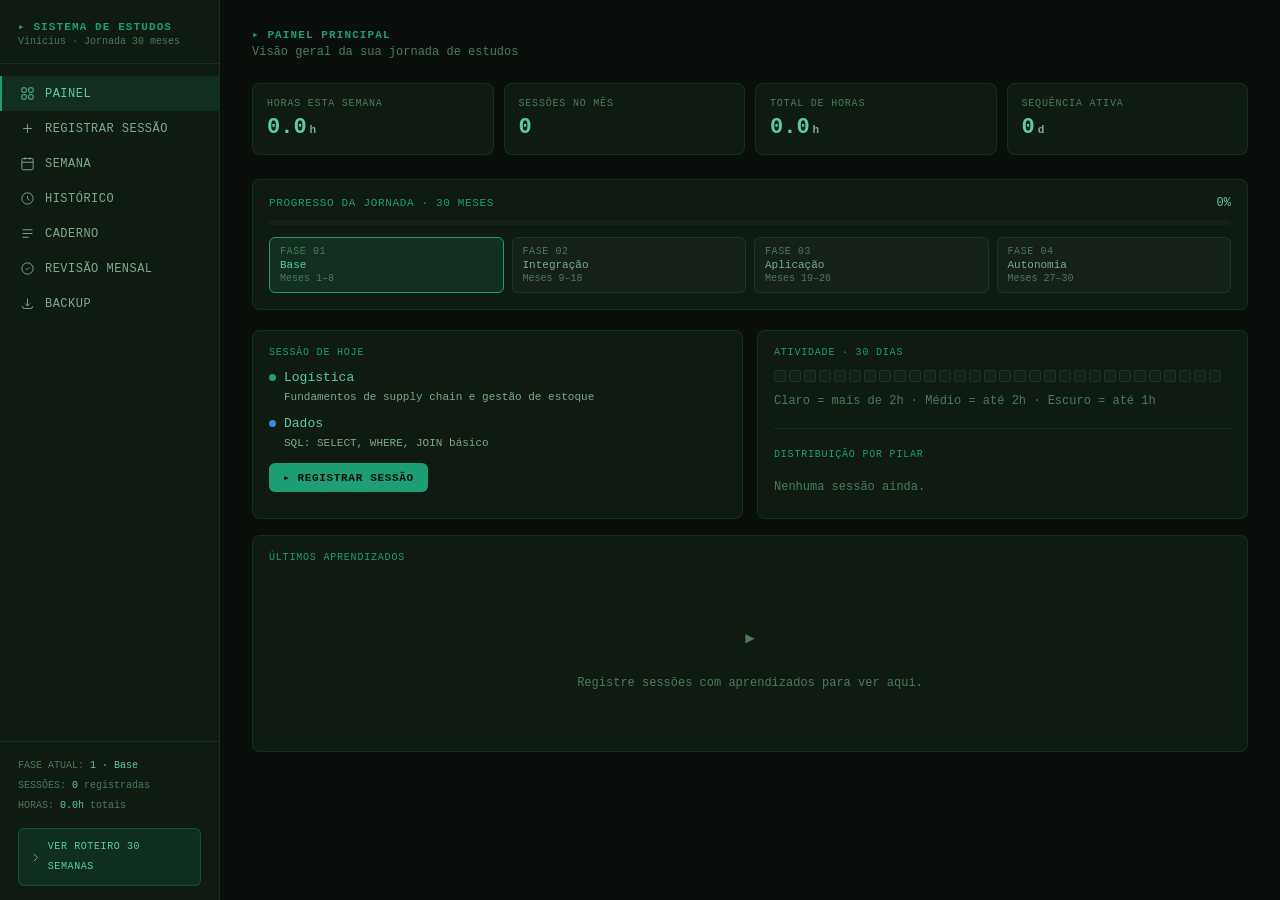
<file: index.html>
<!DOCTYPE html>
<html lang="pt-BR">
<head>
  <meta charset="UTF-8">
  <meta name="viewport" content="width=device-width, initial-scale=1.0">
  <title>Sistema de Estudos · Vinícius</title>
  <link rel="stylesheet" href="assets/style.css">
</head>
<body>

<div class="shell">
  <!-- SIDEBAR -->
  <div class="sidebar">
    <div class="logo">
      <div class="logo-titulo">▸ SISTEMA DE ESTUDOS</div>
      <div class="logo-sub">Vinícius · Jornada 30 meses</div>
    </div>
    <nav class="nav">
      <div class="nav-item ativo" onclick="ir('painel')">
        <svg viewBox="0 0 24 24" fill="none" stroke="currentColor" stroke-width="1.5"><rect x="3" y="3" width="7" height="7" rx="1"/><rect x="14" y="3" width="7" height="7" rx="1"/><rect x="3" y="14" width="7" height="7" rx="1"/><rect x="14" y="14" width="7" height="7" rx="1"/></svg>
        PAINEL
      </div>
      <div class="nav-item" onclick="ir('registrar')">
        <svg viewBox="0 0 24 24" fill="none" stroke="currentColor" stroke-width="1.5"><path d="M12 5v14M5 12h14"/></svg>
        REGISTRAR SESSÃO
      </div>
      <div class="nav-item" onclick="ir('semana')">
        <svg viewBox="0 0 24 24" fill="none" stroke="currentColor" stroke-width="1.5"><rect x="3" y="4" width="18" height="18" rx="2"/><path d="M16 2v4M8 2v4M3 10h18"/></svg>
        SEMANA
      </div>
      <div class="nav-item" onclick="ir('historico')">
        <svg viewBox="0 0 24 24" fill="none" stroke="currentColor" stroke-width="1.5"><path d="M12 8v4l3 3m6-3a9 9 0 11-18 0 9 9 0 0118 0z"/></svg>
        HISTÓRICO
      </div>
      <div class="nav-item" onclick="ir('caderno')">
        <svg viewBox="0 0 24 24" fill="none" stroke="currentColor" stroke-width="1.5"><path d="M4 6h16M4 12h16M4 18h10"/></svg>
        CADERNO
      </div>
      <div class="nav-item" onclick="ir('revisao')">
        <svg viewBox="0 0 24 24" fill="none" stroke="currentColor" stroke-width="1.5"><path d="M9 12l2 2 4-4m6 2a9 9 0 11-18 0 9 9 0 0118 0z"/></svg>
        REVISÃO MENSAL
      </div>
      <div class="nav-item" onclick="ir('backup')">
        <svg viewBox="0 0 24 24" fill="none" stroke="currentColor" stroke-width="1.5"><path d="M4 16v1a3 3 0 003 3h10a3 3 0 003-3v-1m-4-4l-4 4m0 0l-4-4m4 4V4"/></svg>
        BACKUP
      </div>
    </nav>
    <div class="sidebar-footer">
      FASE ATUAL: <span id="sf-fase" class="text-verde">1 · Base</span><br>
      SESSÕES: <span id="sf-sessoes" class="text-verde">0</span> registradas<br>
      HORAS: <span id="sf-horas" class="text-verde">0h</span> totais
      <a href="roteiro/index.html" style="display:flex;align-items:center;gap:6px;margin-top:12px;padding:8px 10px;background:var(--verde-dim);border:1px solid var(--verde-borda);border-radius:6px;color:var(--verde-claro);text-decoration:none;font-size:10px;letter-spacing:0.06em;transition:background 0.15s" onmouseover="this.style.background='rgba(29,158,117,0.25)'" onmouseout="this.style.background='var(--verde-dim)'">
        <svg width="13" height="13" viewBox="0 0 24 24" fill="none" stroke="currentColor" stroke-width="1.5"><path d="M9 5l7 7-7 7"/></svg>
        VER ROTEIRO 30 SEMANAS
      </a>
    </div>
  </div>

  <!-- MAIN -->
  <div class="main">

    <!-- PAINEL -->
    <div class="tela ativo" id="t-painel">
      <div class="tela-titulo">▸ PAINEL PRINCIPAL</div>
      <div class="tela-sub">Visão geral da sua jornada de estudos</div>
      <div class="metricas">
        <div class="metrica"><div class="metrica-label">HORAS ESTA SEMANA</div><div class="metrica-valor" id="m-semana">0<span class="metrica-unit">h</span></div></div>
        <div class="metrica"><div class="metrica-label">SESSÕES NO MÊS</div><div class="metrica-valor" id="m-mes">0</div></div>
        <div class="metrica"><div class="metrica-label">TOTAL DE HORAS</div><div class="metrica-valor" id="m-total">0<span class="metrica-unit">h</span></div></div>
        <div class="metrica"><div class="metrica-label">SEQUÊNCIA ATIVA</div><div class="metrica-valor" id="m-streak">0<span class="metrica-unit">d</span></div></div>
      </div>
      <div class="progresso-wrap">
        <div class="progresso-topo">
          <div class="progresso-label">PROGRESSO DA JORNADA · 30 MESES</div>
          <div class="progresso-pct" id="prog-pct">0%</div>
        </div>
        <div class="barra-bg"><div class="barra-fill" id="prog-barra" style="width:0%"></div></div>
        <div class="fases">
          <div class="fase-item atual" id="fase-0"><div class="fase-num">FASE 01</div><div class="fase-nome">Base</div><div class="fase-meses">Meses 1–8</div></div>
          <div class="fase-item" id="fase-1"><div class="fase-num">FASE 02</div><div class="fase-nome">Integração</div><div class="fase-meses">Meses 9–18</div></div>
          <div class="fase-item" id="fase-2"><div class="fase-num">FASE 03</div><div class="fase-nome">Aplicação</div><div class="fase-meses">Meses 19–26</div></div>
          <div class="fase-item" id="fase-3"><div class="fase-num">FASE 04</div><div class="fase-nome">Autonomia</div><div class="fase-meses">Meses 27–30</div></div>
        </div>
      </div>
      <div class="grid2">
        <div class="card">
          <div class="card-titulo">SESSÃO DE HOJE</div>
          <div class="sessao-pilar"><div class="pip"></div><div class="sessao-nome">Logística</div></div>
          <div class="sessao-desc">Fundamentos de supply chain e gestão de estoque</div>
          <div class="sessao-pilar"><div class="pip dados"></div><div class="sessao-nome">Dados</div></div>
          <div class="sessao-desc">SQL: SELECT, WHERE, JOIN básico</div>
          <div class="mt12"><button class="btn btn-verde" onclick="ir('registrar')">▸ REGISTRAR SESSÃO</button></div>
        </div>
        <div class="card">
          <div class="card-titulo">ATIVIDADE · 30 DIAS</div>
          <div class="streak-grid" id="streak-grid"></div>
          <div class="mt12 text-dim">Claro = mais de 2h · Médio = até 2h · Escuro = até 1h</div>
          <div class="divider"></div>
          <div class="card-titulo">DISTRIBUIÇÃO POR PILAR</div>
          <div id="dist-pilares"><div class="text-dim" style="padding:8px 0">Nenhuma sessão ainda.</div></div>
        </div>
      </div>
      <div class="mt16">
        <div class="card">
          <div class="card-titulo">ÚLTIMOS APRENDIZADOS</div>
          <div id="ultimos-aprendizados"><div class="empty"><div class="empty-icon">▸</div>Registre sua primeira sessão para começar.</div></div>
        </div>
      </div>
    </div>

    <!-- REGISTRAR -->
    <div class="tela" id="t-registrar">
      <div class="tela-titulo">▸ REGISTRAR SESSÃO</div>
      <div class="tela-sub">Documente o que você estudou hoje</div>
      <div class="card">
        <div class="form-row3">
          <div class="form-group"><label class="form-label">DATA</label><input type="date" class="form-input" id="r-data"></div>
          <div class="form-group"><label class="form-label">PILAR ESTUDADO</label>
            <select class="form-select" id="r-pilar">
              <option value="">Selecionar...</option>
              <option value="logistica">Logística / Supply Chain</option>
              <option value="dados">Dados / SQL / Python</option>
              <option value="ia">Inteligência Artificial</option>
              <option value="negocio">Negócio / Posicionamento</option>
            </select>
          </div>
          <div class="form-group"><label class="form-label">DURAÇÃO (horas)</label><input type="number" class="form-input" id="r-horas" min="0.5" max="8" step="0.5" placeholder="ex: 1.5"></div>
        </div>
        <div class="form-group"><label class="form-label">TÓPICO ESTUDADO</label><input type="text" class="form-input" id="r-topico" placeholder="ex: Gestão de estoque — curva ABC e giro"></div>
        <div class="form-group"><label class="form-label">O QUE APRENDI HOJE</label><textarea class="form-textarea" id="r-aprendizado" placeholder="Descreva os principais aprendizados da sessão..."></textarea></div>
        <div class="form-group"><label class="form-label">DÚVIDAS QUE FICARAM</label><textarea class="form-textarea" id="r-duvidas" placeholder="O que ainda não ficou claro?"></textarea></div>
        <div class="form-group">
          <label class="form-label">ENERGIA DA SESSÃO</label>
          <div class="row mt8" id="energia-btns">
            <button class="btn btn-outline" onclick="setEnergia(1,this)">1 · BAIXA</button>
            <button class="btn btn-outline" onclick="setEnergia(2,this)">2 · MÉDIA</button>
            <button class="btn btn-outline" onclick="setEnergia(3,this)">3 · ALTA</button>
            <button class="btn btn-outline" onclick="setEnergia(4,this)">4 · EXCELENTE</button>
          </div>
        </div>
        <div class="row mt16">
          <button class="btn btn-verde" onclick="salvarSessao()">▸ SALVAR SESSÃO</button>
          <button class="btn btn-outline" onclick="limparForm()">LIMPAR</button>
        </div>
      </div>
    </div>

    <!-- SEMANA -->
    <div class="tela" id="t-semana">
      <div class="tela-titulo">▸ PLANEJAMENTO SEMANAL</div>
      <div class="tela-sub">Organize sua semana em 15 minutos · todo domingo</div>
      <div class="semana-grid" id="semana-grid"></div>
      <div class="grid2">
        <div class="card">
          <div class="card-titulo">PRIORIDADES DA SEMANA</div>
          <div class="form-group"><label class="form-label">PRIORIDADE · LOGÍSTICA</label><input type="text" class="form-input" id="prio-log" placeholder="ex: Terminar cap. 3 — Ballou"></div>
          <div class="form-group"><label class="form-label">PRIORIDADE · DADOS</label><input type="text" class="form-input" id="prio-dados" placeholder="ex: Completar módulo JOIN no SQLZoo"></div>
          <div class="form-group"><label class="form-label">META DE HORAS NA SEMANA</label><input type="number" class="form-input" id="meta-horas" min="1" max="20" step="0.5" placeholder="ex: 10"></div>
          <button class="btn btn-verde mt12" onclick="salvarSemana()">▸ SALVAR PLANEJAMENTO</button>
        </div>
        <div class="card"><div class="card-titulo">PLANEJAMENTO SALVO</div><div id="semana-salva"><div class="empty"><div class="empty-icon">▸</div>Nenhum planejamento para esta semana ainda.</div></div></div>
      </div>
    </div>

    <!-- HISTÓRICO -->
    <div class="tela" id="t-historico">
      <div class="tela-titulo">▸ HISTÓRICO DE SESSÕES</div>
      <div class="tela-sub">Todas as suas sessões registradas</div>
      <div class="row" style="margin-bottom:16px;gap:8px">
        <select class="form-select flex1" id="filtro-pilar" onchange="renderHistorico()">
          <option value="">Todos os pilares</option>
          <option value="logistica">Logística</option>
          <option value="dados">Dados</option>
          <option value="ia">IA</option>
          <option value="negocio">Negócio</option>
        </select>
        <select class="form-select flex1" id="filtro-mes" onchange="renderHistorico()"></select>
      </div>
      <div id="lista-historico"><div class="empty"><div class="empty-icon">▸</div>Nenhuma sessão registrada ainda.</div></div>
    </div>

    <!-- CADERNO -->
    <div class="tela" id="t-caderno">
      <div class="tela-titulo">▸ CADERNO DE APRENDIZADOS</div>
      <div class="tela-sub">Tudo que você aprendeu, organizado por data</div>
      <div id="lista-caderno"><div class="empty"><div class="empty-icon">▸</div>Nenhum aprendizado registrado ainda.</div></div>
    </div>

    <!-- REVISÃO MENSAL -->
    <div class="tela" id="t-revisao">
      <div class="tela-titulo">▸ REVISÃO MENSAL</div>
      <div class="tela-sub">Último domingo do mês · 45 minutos · seja honesto</div>
      <div class="revisao-pergunta"><div class="revisao-num">PERGUNTA 01</div><div class="revisao-q">O que aprendi este mês que mudou minha forma de ver o assunto?</div><textarea class="form-textarea" id="rev-1" placeholder="Escreva com liberdade..."></textarea></div>
      <div class="revisao-pergunta"><div class="revisao-num">PERGUNTA 02</div><div class="revisao-q">Cumpri o que planejei? Se não, por quê?</div><textarea class="form-textarea" id="rev-2" placeholder="Rotina, motivação ou plano irrealista?"></textarea></div>
      <div class="revisao-pergunta"><div class="revisao-num">PERGUNTA 03</div><div class="revisao-q">O ritmo atual está sustentável? Preciso ajustar?</div><textarea class="form-textarea" id="rev-3" placeholder="Volume, distribuição, ferramentas..."></textarea></div>
      <div class="revisao-pergunta"><div class="revisao-num">PERGUNTA 04</div><div class="revisao-q">Qual pilar avançou menos — logística, dados ou IA?</div><textarea class="form-textarea" id="rev-4" placeholder="Onde está o gargalo?"></textarea></div>
      <div class="revisao-pergunta"><div class="revisao-num">PERGUNTA 05</div><div class="revisao-q">Quais recursos não estão funcionando? Posso trocar?</div><textarea class="form-textarea" id="rev-5" placeholder="Livros, cursos, plataformas..."></textarea></div>
      <div class="revisao-pergunta"><div class="revisao-num">PERGUNTA 06</div><div class="revisao-q">O que farei diferente no próximo mês?</div><textarea class="form-textarea" id="rev-6" placeholder="Uma ou duas mudanças concretas..."></textarea></div>
      <div class="row mt16"><button class="btn btn-verde" onclick="salvarRevisao()">▸ SALVAR REVISÃO</button></div>
      <div class="divider"></div>
      <div class="card"><div class="card-titulo">REVISÕES ANTERIORES</div><div id="lista-revisoes"><div class="empty"><div class="empty-icon">▸</div>Nenhuma revisão salva ainda.</div></div></div>
    </div>

    <!-- BACKUP -->
    <div class="tela" id="t-backup">
      <div class="tela-titulo">▸ BACKUP DE DADOS</div>
      <div class="tela-sub">Exporte e importe seus dados com segurança</div>
      <div class="grid2">
        <div class="card">
          <div class="card-titulo">EXPORTAR BACKUP</div>
          <p class="text-dim" style="margin-bottom:16px;line-height:1.7">Salva todos os seus dados em um arquivo <code>.json</code> no seu computador. Guarde em lugar seguro — nuvem, pen drive ou e-mail para você mesmo.</p>
          <button class="btn btn-verde" onclick="exportarBackup()">▸ BAIXAR BACKUP</button>
        </div>
        <div class="card">
          <div class="card-titulo">IMPORTAR BACKUP</div>
          <p class="text-dim" style="margin-bottom:16px;line-height:1.7">Restaura seus dados a partir de um arquivo de backup exportado anteriormente. Os dados atuais serão substituídos.</p>
          <input type="file" id="import-file" accept=".json" style="display:none" onchange="importarBackup(this)">
          <button class="btn btn-outline" onclick="document.getElementById('import-file').click()">▸ SELECIONAR ARQUIVO</button>
        </div>
      </div>
      <div class="card mt16">
        <div class="card-titulo">RESUMO DOS DADOS ATUAIS</div>
        <div id="resumo-backup"></div>
      </div>
    </div>

  </div>
</div>

<div class="toast" id="toast"></div>
<script src="assets/app.js"></script>
</body>
</html>
</file>
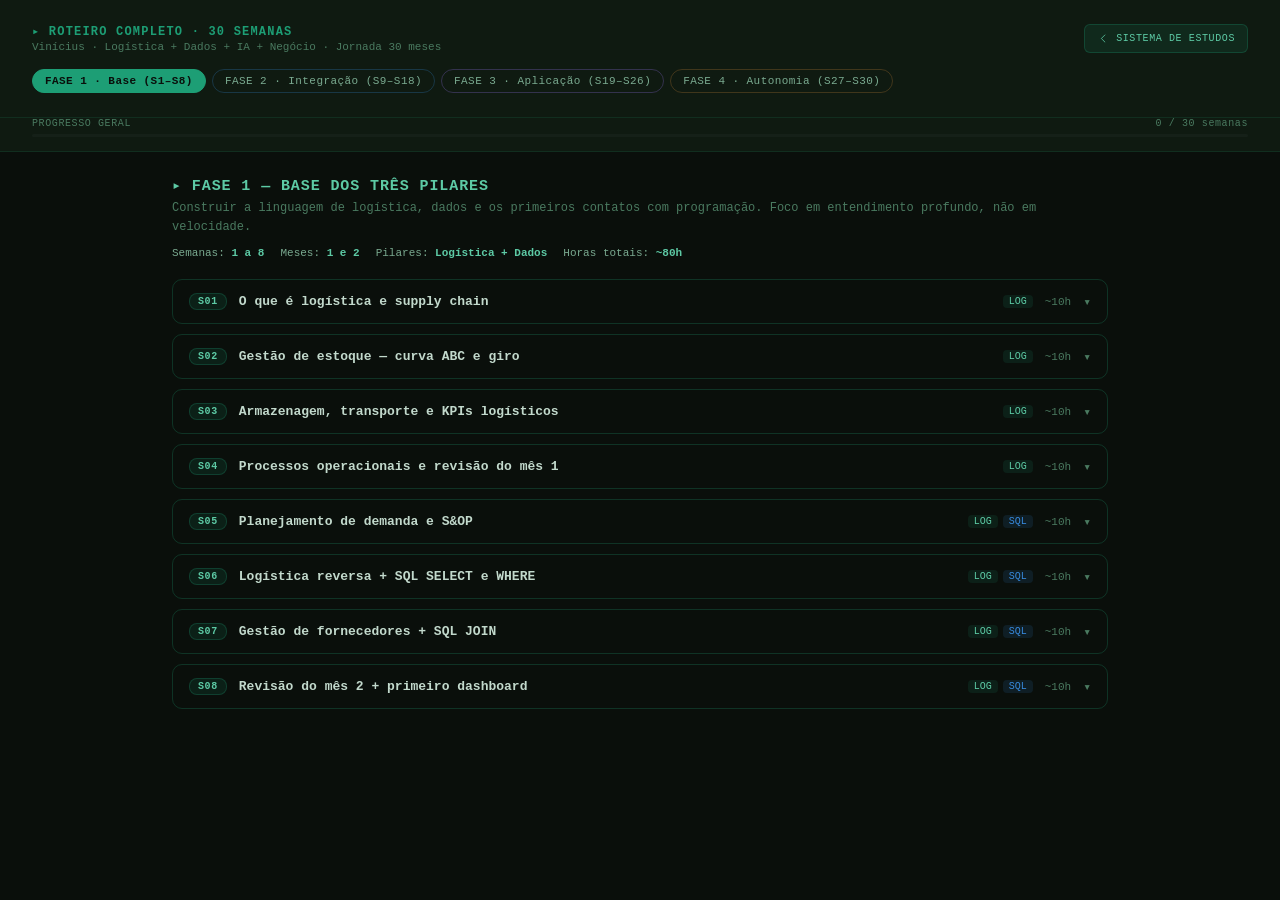
<file: roteiro/index.html>
<!DOCTYPE html>
<html lang="pt-BR">
<head>
<meta charset="UTF-8">
<meta name="viewport" content="width=device-width, initial-scale=1.0">
<title>Roteiro 30 Semanas · Vinícius</title>
<style>
:root {
  --bg: #0a0f0b;
  --bg2: #0f1a11;
  --bg3: #152018;
  --verde: #1D9E75;
  --verde-claro: #5DCAA5;
  --verde-escuro: #0F6E56;
  --verde-dim: rgba(29,158,117,0.12);
  --verde-borda: rgba(29,158,117,0.25);
  --azul: #378ADD;
  --azul-dim: rgba(55,138,221,0.12);
  --azul-borda: rgba(55,138,221,0.25);
  --roxo: #9E7AFF;
  --roxo-dim: rgba(158,122,255,0.12);
  --roxo-borda: rgba(158,122,255,0.25);
  --laranja: #D4883A;
  --laranja-dim: rgba(212,136,58,0.12);
  --laranja-borda: rgba(212,136,58,0.25);
  --texto: #c2d9cc;
  --texto2: #7aaa90;
  --texto3: #4a7a60;
  --borda: rgba(29,158,117,0.15);
}
* { box-sizing: border-box; margin: 0; padding: 0; }
body { background: var(--bg); color: var(--texto); font-family: 'Courier New', monospace; font-size: 14px; }

/* HEADER */
.header { background: var(--bg2); border-bottom: 1px solid var(--borda); padding: 24px 32px; position: sticky; top: 0; z-index: 100; }
.header-topo { display: flex; align-items: center; justify-content: space-between; margin-bottom: 16px; }
.header-titulo { font-size: 12px; font-weight: bold; color: var(--verde); letter-spacing: 0.1em; }
.header-sub { font-size: 11px; color: var(--texto3); margin-top: 2px; }
.fases-nav { display: flex; gap: 6px; flex-wrap: wrap; }
.fase-btn { font-size: 11px; padding: 5px 12px; border-radius: 16px; border: 1px solid var(--borda); background: transparent; color: var(--texto2); cursor: pointer; font-family: 'Courier New', monospace; letter-spacing: 0.04em; transition: all 0.15s; }
.fase-btn:hover { border-color: var(--verde); color: var(--verde-claro); }
.fase-btn.ativo { background: var(--verde); color: #0a0f0b; border-color: var(--verde); font-weight: bold; }
.fase-btn.f2 { border-color: var(--azul-borda); }
.fase-btn.f2:hover, .fase-btn.f2.ativo { background: var(--azul); border-color: var(--azul); color: #0a0f0b; }
.fase-btn.f3 { border-color: var(--roxo-borda); }
.fase-btn.f3:hover, .fase-btn.f3.ativo { background: var(--roxo); border-color: var(--roxo); color: #0a0f0b; }
.fase-btn.f4 { border-color: var(--laranja-borda); }
.fase-btn.f4:hover, .fase-btn.f4.ativo { background: var(--laranja); border-color: var(--laranja); color: #0a0f0b; }

/* PROGRESSO GERAL */
.prog-wrap { padding: 0 32px; background: var(--bg2); border-bottom: 1px solid var(--borda); padding-bottom: 14px; }
.prog-label { font-size: 10px; color: var(--texto3); letter-spacing: 0.06em; margin-bottom: 5px; display: flex; justify-content: space-between; }
.prog-bg { background: var(--bg3); border-radius: 2px; height: 3px; }
.prog-fill { background: var(--verde); border-radius: 2px; height: 3px; transition: width 0.4s; }

/* MAIN */
.main { padding: 24px 32px; max-width: 1000px; margin: 0 auto; }

/* FASE HEADER */
.fase-header { margin-bottom: 20px; }
.fase-titulo { font-size: 15px; font-weight: bold; color: var(--verde-claro); letter-spacing: 0.06em; margin-bottom: 4px; }
.fase-desc { font-size: 12px; color: var(--texto3); line-height: 1.6; }
.fase-meta { display: flex; gap: 16px; margin-top: 10px; }
.meta-item { font-size: 11px; color: var(--texto2); }
.meta-item span { color: var(--verde-claro); font-weight: bold; }

/* SEMANA */
.semana { border: 1px solid var(--borda); border-radius: 10px; margin-bottom: 10px; overflow: hidden; }
.semana.f1 { border-color: var(--verde-borda); }
.semana.f2 { border-color: var(--azul-borda); }
.semana.f3 { border-color: var(--roxo-borda); }
.semana.f4 { border-color: var(--laranja-borda); }

.semana-topo { padding: 13px 16px; display: flex; align-items: center; gap: 12px; cursor: pointer; transition: background 0.15s; }
.semana-topo:hover { background: var(--bg3); }
.sem-badge { font-size: 10px; font-weight: bold; padding: 2px 8px; border-radius: 8px; flex-shrink: 0; letter-spacing: 0.06em; }
.f1 .sem-badge { background: var(--verde-dim); color: var(--verde-claro); border: 1px solid var(--verde-borda); }
.f2 .sem-badge { background: var(--azul-dim); color: var(--azul); border: 1px solid var(--azul-borda); }
.f3 .sem-badge { background: var(--roxo-dim); color: var(--roxo); border: 1px solid var(--roxo-borda); }
.f4 .sem-badge { background: var(--laranja-dim); color: var(--laranja); border: 1px solid var(--laranja-borda); }

.semana-nome { font-size: 13px; font-weight: bold; color: var(--texto); flex: 1; }
.pilares-tags { display: flex; gap: 5px; flex-shrink: 0; }
.pilartag { font-size: 10px; padding: 1px 6px; border-radius: 4px; }
.pt-log { background: var(--verde-dim); color: var(--verde-claro); }
.pt-dados { background: var(--azul-dim); color: var(--azul); }
.pt-ia { background: var(--roxo-dim); color: var(--roxo); }
.pt-neg { background: var(--laranja-dim); color: var(--laranja); }
.sem-horas { font-size: 11px; color: var(--texto3); flex-shrink: 0; }
.seta { font-size: 13px; color: var(--texto3); transition: transform 0.2s; flex-shrink: 0; }

.semana-corpo { display: none; border-top: 1px solid var(--borda); }
.semana-corpo.f1 { border-color: var(--verde-borda); }
.semana-corpo.f2 { border-color: var(--azul-borda); }
.semana-corpo.f3 { border-color: var(--roxo-borda); }
.semana-corpo.f4 { border-color: var(--laranja-borda); }

.corpo-grid { display: grid; grid-template-columns: 1fr 1fr; gap: 0; }
.corpo-col { padding: 16px; }
.corpo-col + .corpo-col { border-left: 1px solid var(--borda); }

.sec-label { font-size: 10px; font-weight: bold; color: var(--texto3); letter-spacing: 0.08em; margin-bottom: 8px; text-transform: uppercase; }
.objetivo { font-size: 12px; color: var(--texto2); line-height: 1.65; margin-bottom: 12px; }

.dias-lista { display: flex; flex-direction: column; gap: 6px; }
.dia-row { display: flex; gap: 10px; align-items: flex-start; }
.dia-n { font-size: 10px; color: var(--texto3); min-width: 56px; padding-top: 2px; flex-shrink: 0; letter-spacing: 0.04em; }
.dia-info { flex: 1; }
.dia-tema { font-size: 12px; color: var(--verde-claro); line-height: 1.4; }
.dia-tema.azul { color: var(--azul); }
.dia-tema.roxo { color: var(--roxo); }
.dia-tema.laranja { color: var(--laranja); }
.dia-det { font-size: 11px; color: var(--texto2); margin-top: 2px; line-height: 1.4; }
.dia-tempo { font-size: 10px; color: var(--texto3); margin-top: 1px; }

.busca-box { background: var(--bg3); border: 1px solid var(--verde-borda); border-radius: 6px; padding: 10px 12px; margin-bottom: 10px; }
.busca-box.azul { border-color: var(--azul-borda); }
.busca-label { font-size: 10px; color: var(--texto3); letter-spacing: 0.06em; margin-bottom: 4px; }
.busca-termo { font-size: 12px; color: var(--verde-claro); font-style: italic; }
.busca-termo.azul { color: var(--azul); }

.entregavel { border-left: 3px solid var(--verde); padding: 10px 12px; margin-top: 12px; background: var(--verde-dim); border-radius: 0 6px 6px 0; }
.entregavel.azul { border-color: var(--azul); background: var(--azul-dim); }
.entregavel.roxo { border-color: var(--roxo); background: var(--roxo-dim); }
.entregavel.laranja { border-color: var(--laranja); background: var(--laranja-dim); }
.entregavel-label { font-size: 10px; color: var(--texto3); letter-spacing: 0.06em; margin-bottom: 4px; }
.entregavel p { font-size: 12px; color: var(--texto); line-height: 1.55; }

/* FASE BLOCOS */
.fase-bloco { display: none; }
.fase-bloco.ativo { display: block; }

/* SCROLLBAR */
::-webkit-scrollbar { width: 4px; }
::-webkit-scrollbar-track { background: var(--bg); }
::-webkit-scrollbar-thumb { background: var(--verde-escuro); border-radius: 2px; }

@media (max-width: 700px) {
  .main { padding: 16px; }
  .header { padding: 16px; }
  .prog-wrap { padding: 0 16px 12px; }
  .corpo-grid { grid-template-columns: 1fr; }
  .corpo-col + .corpo-col { border-left: none; border-top: 1px solid var(--borda); }
  .fases-nav { gap: 4px; }
  .fase-btn { font-size: 10px; padding: 4px 8px; }
}
</style>
</head>
<body>

<div class="header">
  <div class="header-topo">
    <div>
      <div class="header-titulo">▸ ROTEIRO COMPLETO · 30 SEMANAS</div>
      <div class="header-sub">Vinícius · Logística + Dados + IA + Negócio · Jornada 30 meses</div>
    </div>
    <a href="../index.html" style="display:inline-flex;align-items:center;gap:6px;padding:7px 12px;background:rgba(29,158,117,0.12);border:1px solid rgba(29,158,117,0.25);border-radius:6px;color:#5DCAA5;text-decoration:none;font-size:10px;font-family:'Courier New',monospace;letter-spacing:0.06em;transition:background 0.15s;flex-shrink:0" onmouseover="this.style.background='rgba(29,158,117,0.25)'" onmouseout="this.style.background='rgba(29,158,117,0.12)'">
      <svg width="13" height="13" viewBox="0 0 24 24" fill="none" stroke="currentColor" stroke-width="1.5"><path d="M15 19l-7-7 7-7"/></svg>
      SISTEMA DE ESTUDOS
    </a>
  </div>
  <div class="fases-nav">
    <button class="fase-btn ativo" onclick="verFase(1)">FASE 1 · Base (S1–S8)</button>
    <button class="fase-btn f2" onclick="verFase(2)">FASE 2 · Integração (S9–S18)</button>
    <button class="fase-btn f3" onclick="verFase(3)">FASE 3 · Aplicação (S19–S26)</button>
    <button class="fase-btn f4" onclick="verFase(4)">FASE 4 · Autonomia (S27–S30)</button>
  </div>
</div>

<div class="prog-wrap">
  <div class="prog-label"><span>PROGRESSO GERAL</span><span id="prog-txt">0 / 30 semanas</span></div>
  <div class="prog-bg"><div class="prog-fill" id="prog-fill" style="width:0%"></div></div>
</div>

<div class="main">

<!-- ===================== FASE 1 ===================== -->
<div class="fase-bloco ativo" id="f1">
  <div class="fase-header">
    <div class="fase-titulo">▸ FASE 1 — BASE DOS TRÊS PILARES</div>
    <div class="fase-desc">Construir a linguagem de logística, dados e os primeiros contatos com programação. Foco em entendimento profundo, não em velocidade.</div>
    <div class="fase-meta">
      <div class="meta-item">Semanas: <span>1 a 8</span></div>
      <div class="meta-item">Meses: <span>1 e 2</span></div>
      <div class="meta-item">Pilares: <span>Logística + Dados</span></div>
      <div class="meta-item">Horas totais: <span>~80h</span></div>
    </div>
  </div>

  <!-- S1 -->
  <div class="semana f1">
    <div class="semana-topo" onclick="toggle(this)">
      <span class="sem-badge">S01</span>
      <span class="semana-nome">O que é logística e supply chain</span>
      <div class="pilares-tags"><span class="pilartag pt-log">LOG</span></div>
      <span class="sem-horas">~10h</span>
      <span class="seta">▾</span>
    </div>
    <div class="semana-corpo f1">
      <div class="corpo-grid">
        <div class="corpo-col">
          <div class="sec-label">Objetivo</div>
          <div class="objetivo">Entender o que é logística de verdade — além da definição de dicionário. Compreender a cadeia completa do fornecedor ao cliente e onde o setor de defensivos se encaixa.</div>
          <div class="sec-label">Busca sugerida</div>
          <div class="busca-box"><div class="busca-label">PESQUISE NO YOUTUBE / GOOGLE</div><div class="busca-termo">"o que é supply chain e logística empresarial"</div></div>
          <div class="busca-box"><div class="busca-label">PESQUISE NO SCHOLAR</div><div class="busca-termo">"cadeia de suprimentos agronegócio Brasil"</div></div>
          <div class="sec-label">Leitura</div>
          <div class="objetivo">Ballou — Capítulos 1 e 2</div>
          <div class="entregavel">
            <div class="entregavel-label">ENTREGÁVEL</div>
            <p>Mapa no caderno da cadeia logística de um defensivo agrícola — do fabricante ao produtor rural.</p>
          </div>
        </div>
        <div class="corpo-col">
          <div class="sec-label">Rotina dos dias</div>
          <div class="dias-lista">
            <div class="dia-row"><div class="dia-n">SEG</div><div class="dia-info"><div class="dia-tema">Pesquisa e vídeos — supply chain</div><div class="dia-det">Assista 2 vídeos sobre o tema antes de abrir o livro</div><div class="dia-tempo">1h30</div></div></div>
            <div class="dia-row"><div class="dia-n">TER</div><div class="dia-info"><div class="dia-tema">Ballou · Cap. 1</div><div class="dia-det">Leia com caneta — sublinhe e anote dúvidas</div><div class="dia-tempo">1h30</div></div></div>
            <div class="dia-row"><div class="dia-n">QUA</div><div class="dia-info"><div class="dia-tema">Revisão Cap. 1 + início Cap. 2</div><div class="dia-det">Reescreva os conceitos com suas próprias palavras</div><div class="dia-tempo">1h30</div></div></div>
            <div class="dia-row"><div class="dia-n">QUI</div><div class="dia-info"><div class="dia-tema">Ballou · Cap. 2</div><div class="dia-det">Foco em estratégia logística no agronegócio</div><div class="dia-tempo">1h30</div></div></div>
            <div class="dia-row"><div class="dia-n">SEX</div><div class="dia-info"><div class="dia-tema">Caderno de aprendizados</div><div class="dia-det">O que aprendi? O que não entendi? Como aparece na Ourofino?</div><div class="dia-tempo">1h</div></div></div>
            <div class="dia-row"><div class="dia-n">SÁB</div><div class="dia-info"><div class="dia-tema">Scholar — 1 artigo</div><div class="dia-det">Leia e anote os pontos principais</div><div class="dia-tempo">2h</div></div></div>
          </div>
        </div>
      </div>
    </div>
  </div>

  <!-- S2 -->
  <div class="semana f1">
    <div class="semana-topo" onclick="toggle(this)">
      <span class="sem-badge">S02</span>
      <span class="semana-nome">Gestão de estoque — curva ABC e giro</span>
      <div class="pilares-tags"><span class="pilartag pt-log">LOG</span></div>
      <span class="sem-horas">~10h</span>
      <span class="seta">▾</span>
    </div>
    <div class="semana-corpo f1">
      <div class="corpo-grid">
        <div class="corpo-col">
          <div class="sec-label">Objetivo</div>
          <div class="objetivo">Dominar curva ABC, giro de estoque, ponto de pedido e estoque de segurança — os conceitos centrais de qualquer operação logística.</div>
          <div class="sec-label">Busca sugerida</div>
          <div class="busca-box"><div class="busca-label">PESQUISE</div><div class="busca-termo">"curva ABC gestão de estoque logística"</div></div>
          <div class="busca-box"><div class="busca-label">PESQUISE</div><div class="busca-termo">"giro de estoque ponto de pedido cálculo"</div></div>
          <div class="sec-label">Leitura</div>
          <div class="objetivo">Ballou — Capítulo 9</div>
          <div class="entregavel">
            <div class="entregavel-label">ENTREGÁVEL</div>
            <p>Planilha Excel com curva ABC fictícia de 10 defensivos agrícolas — com classificação e giro simulado.</p>
          </div>
        </div>
        <div class="corpo-col">
          <div class="sec-label">Rotina dos dias</div>
          <div class="dias-lista">
            <div class="dia-row"><div class="dia-n">SEG</div><div class="dia-info"><div class="dia-tema">Pesquisa e vídeos — curva ABC</div><div class="dia-det">Visualize o conceito antes de abrir o Ballou</div><div class="dia-tempo">1h30</div></div></div>
            <div class="dia-row"><div class="dia-n">TER</div><div class="dia-info"><div class="dia-tema">Ballou · Cap. 9 — primeira metade</div><div class="dia-det">Classificação de estoque e métodos de controle</div><div class="dia-tempo">1h30</div></div></div>
            <div class="dia-row"><div class="dia-n">QUA</div><div class="dia-info"><div class="dia-tema">Ballou · Cap. 9 — segunda metade</div><div class="dia-det">Ponto de pedido, estoque de segurança e lote econômico</div><div class="dia-tempo">1h30</div></div></div>
            <div class="dia-row"><div class="dia-n">QUI</div><div class="dia-info"><div class="dia-tema">Exercício prático — Excel</div><div class="dia-det">Monte curva ABC com 10 produtos agrícolas fictícios</div><div class="dia-tempo">1h30</div></div></div>
            <div class="dia-row"><div class="dia-n">SEX</div><div class="dia-info"><div class="dia-tema">Caderno de aprendizados</div><div class="dia-det">Como a curva ABC se aplicaria ao estoque da Ourofino?</div><div class="dia-tempo">1h</div></div></div>
            <div class="dia-row"><div class="dia-n">SÁB</div><div class="dia-info"><div class="dia-tema">Scholar — estoque insumos agrícolas</div><div class="dia-det">Busque: "gestão de estoque insumos agrícolas sazonalidade"</div><div class="dia-tempo">2h</div></div></div>
          </div>
        </div>
      </div>
    </div>
  </div>

  <!-- S3 -->
  <div class="semana f1">
    <div class="semana-topo" onclick="toggle(this)">
      <span class="sem-badge">S03</span>
      <span class="semana-nome">Armazenagem, transporte e KPIs logísticos</span>
      <div class="pilares-tags"><span class="pilartag pt-log">LOG</span></div>
      <span class="sem-horas">~10h</span>
      <span class="seta">▾</span>
    </div>
    <div class="semana-corpo f1">
      <div class="corpo-grid">
        <div class="corpo-col">
          <div class="sec-label">Objetivo</div>
          <div class="objetivo">Entender como armazenagem e transporte funcionam operacionalmente e aprender a medir desempenho com KPIs — OTIF, fill rate, lead time e custo por pedido.</div>
          <div class="sec-label">Busca sugerida</div>
          <div class="busca-box"><div class="busca-label">PESQUISE</div><div class="busca-termo">"KPIs logísticos OTIF fill rate lead time explicação"</div></div>
          <div class="busca-box"><div class="busca-label">PESQUISE</div><div class="busca-termo">"layout de armazém endereçamento picking logística"</div></div>
          <div class="sec-label">Leitura</div>
          <div class="objetivo">Ballou — Capítulos 12 e 6</div>
          <div class="entregavel">
            <div class="entregavel-label">ENTREGÁVEL</div>
            <p>Glossário pessoal com definição e exemplo prático de 10 KPIs logísticos — escrito com suas próprias palavras.</p>
          </div>
        </div>
        <div class="corpo-col">
          <div class="sec-label">Rotina dos dias</div>
          <div class="dias-lista">
            <div class="dia-row"><div class="dia-n">SEG</div><div class="dia-info"><div class="dia-tema">Pesquisa — armazenagem e layout</div><div class="dia-det">Busque vídeos sobre layout de armazém e tipos de endereçamento</div><div class="dia-tempo">1h30</div></div></div>
            <div class="dia-row"><div class="dia-n">TER</div><div class="dia-info"><div class="dia-tema">Ballou · Cap. 12 — Armazenagem</div><div class="dia-det">Tipos de armazém, endereçamento, picking e WMS</div><div class="dia-tempo">1h30</div></div></div>
            <div class="dia-row"><div class="dia-n">QUA</div><div class="dia-info"><div class="dia-tema">Ballou · Cap. 6 — Transporte</div><div class="dia-det">Modais, frete, roteirização e decisão de transportadora</div><div class="dia-tempo">1h30</div></div></div>
            <div class="dia-row"><div class="dia-n">QUI</div><div class="dia-info"><div class="dia-tema">Pesquisa — KPIs logísticos</div><div class="dia-det">Anote a definição e fórmula de cada KPI encontrado</div><div class="dia-tempo">1h30</div></div></div>
            <div class="dia-row"><div class="dia-n">SEX</div><div class="dia-info"><div class="dia-tema">Caderno — glossário de KPIs</div><div class="dia-det">Monte o glossário com exemplos do contexto de defensivos</div><div class="dia-tempo">1h</div></div></div>
            <div class="dia-row"><div class="dia-n">SÁB</div><div class="dia-info"><div class="dia-tema">Observação prática na Ourofino</div><div class="dia-det">Identifique no ambiente real os conceitos estudados na semana</div><div class="dia-tempo">2h</div></div></div>
          </div>
        </div>
      </div>
    </div>
  </div>

  <!-- S4 -->
  <div class="semana f1">
    <div class="semana-topo" onclick="toggle(this)">
      <span class="sem-badge">S04</span>
      <span class="semana-nome">Processos operacionais e revisão do mês 1</span>
      <div class="pilares-tags"><span class="pilartag pt-log">LOG</span></div>
      <span class="sem-horas">~10h</span>
      <span class="seta">▾</span>
    </div>
    <div class="semana-corpo f1">
      <div class="corpo-grid">
        <div class="corpo-col">
          <div class="sec-label">Objetivo</div>
          <div class="objetivo">Consolidar o mês 1 e entender os processos operacionais — recebimento, conferência, expedição e devoluções. Semana com menos conteúdo novo e mais consolidação.</div>
          <div class="sec-label">Busca sugerida</div>
          <div class="busca-box"><div class="busca-label">PESQUISE</div><div class="busca-termo">"processo de recebimento e expedição armazém logística"</div></div>
          <div class="busca-box"><div class="busca-label">SCHOLAR</div><div class="busca-termo">"cadeia de suprimentos agronegócio Brasil"</div></div>
          <div class="entregavel">
            <div class="entregavel-label">ENTREGÁVEL DO MÊS 1</div>
            <p>Mapa mental completo da cadeia logística de defensivos agrícolas cobrindo supply chain, estoque, armazenagem, transporte, KPIs e processos operacionais.</p>
          </div>
        </div>
        <div class="corpo-col">
          <div class="sec-label">Rotina dos dias</div>
          <div class="dias-lista">
            <div class="dia-row"><div class="dia-n">SEG</div><div class="dia-info"><div class="dia-tema">Pesquisa — recebimento e expedição</div><div class="dia-det">Foco em processos operacionais do armazém</div><div class="dia-tempo">1h30</div></div></div>
            <div class="dia-row"><div class="dia-n">TER</div><div class="dia-info"><div class="dia-tema">Revisão ativa — semanas 1 e 2</div><div class="dia-det">Explique os conceitos em voz alta sem consultar o caderno</div><div class="dia-tempo">1h30</div></div></div>
            <div class="dia-row"><div class="dia-n">QUA</div><div class="dia-info"><div class="dia-tema">Revisão ativa — semana 3</div><div class="dia-det">KPIs e processos — crie perguntas e responda sem consulta</div><div class="dia-tempo">1h30</div></div></div>
            <div class="dia-row"><div class="dia-n">QUI</div><div class="dia-info"><div class="dia-tema">Scholar — 1 artigo logística agro</div><div class="dia-det">Leia e anote os principais pontos no caderno</div><div class="dia-tempo">1h30</div></div></div>
            <div class="dia-row"><div class="dia-n">SEX</div><div class="dia-info"><div class="dia-tema">Revisão mensal — sistema de estudos</div><div class="dia-det">Responda as 6 perguntas no seu sistema</div><div class="dia-tempo">1h</div></div></div>
            <div class="dia-row"><div class="dia-n">SÁB</div><div class="dia-info"><div class="dia-tema">Mapa mental — entregável do mês</div><div class="dia-det">Monte o mapa completo (Miro, Canva ou papel)</div><div class="dia-tempo">2h</div></div></div>
          </div>
        </div>
      </div>
    </div>
  </div>

  <!-- S5 -->
  <div class="semana f1">
    <div class="semana-topo" onclick="toggle(this)">
      <span class="sem-badge">S05</span>
      <span class="semana-nome">Planejamento de demanda e S&OP</span>
      <div class="pilares-tags"><span class="pilartag pt-log">LOG</span><span class="pilartag pt-dados">SQL</span></div>
      <span class="sem-horas">~10h</span>
      <span class="seta">▾</span>
    </div>
    <div class="semana-corpo f1">
      <div class="corpo-grid">
        <div class="corpo-col">
          <div class="sec-label">Objetivo</div>
          <div class="objetivo">Entender como empresas planejam a demanda futura e integram vendas com operações. SQL entra nesta semana — apenas no sábado, como primeiro contato.</div>
          <div class="sec-label">Busca sugerida</div>
          <div class="busca-box"><div class="busca-label">PESQUISE</div><div class="busca-termo">"S&OP sales and operations planning como funciona"</div></div>
          <div class="busca-box"><div class="busca-label">PESQUISE</div><div class="busca-termo">"previsão de demanda média móvel suavização exponencial"</div></div>
          <div class="sec-label">Leitura</div>
          <div class="objetivo">Ballou — Capítulo 7</div>
          <div class="entregavel">
            <div class="entregavel-label">ENTREGÁVEL</div>
            <p>Planilha Excel com cálculo de média móvel de 3 e 6 meses aplicado a dados fictícios de defensivos — com gráfico de tendência.</p>
          </div>
        </div>
        <div class="corpo-col">
          <div class="sec-label">Rotina dos dias</div>
          <div class="dias-lista">
            <div class="dia-row"><div class="dia-n">SEG</div><div class="dia-info"><div class="dia-tema">Pesquisa — previsão de demanda e S&OP</div><div class="dia-det">Entenda o processo antes de ler a teoria</div><div class="dia-tempo">1h30</div></div></div>
            <div class="dia-row"><div class="dia-n">TER</div><div class="dia-info"><div class="dia-tema">Ballou · Cap. 7 — primeira metade</div><div class="dia-det">Métodos quantitativos de previsão</div><div class="dia-tempo">1h30</div></div></div>
            <div class="dia-row"><div class="dia-n">QUA</div><div class="dia-info"><div class="dia-tema">Ballou · Cap. 7 — segunda metade</div><div class="dia-det">Métodos qualitativos e escolha por contexto</div><div class="dia-tempo">1h30</div></div></div>
            <div class="dia-row"><div class="dia-n">QUI</div><div class="dia-info"><div class="dia-tema">Exercício prático — Excel</div><div class="dia-det">Calcule média móvel com dados fictícios de vendas mensais</div><div class="dia-tempo">1h30</div></div></div>
            <div class="dia-row"><div class="dia-n">SEX</div><div class="dia-info"><div class="dia-tema">Caderno de aprendizados</div><div class="dia-det">Como a sazonalidade da safra complica a previsão de demanda?</div><div class="dia-tempo">1h</div></div></div>
            <div class="dia-row"><div class="dia-n">SÁB</div><div class="dia-info"><div class="dia-tema azul">SQL · primeiro contato — sqlzoo.net</div><div class="dia-det">Faça os 3 primeiros exercícios do módulo SELECT</div><div class="dia-tempo">2h</div></div></div>
          </div>
        </div>
      </div>
    </div>
  </div>

  <!-- S6 -->
  <div class="semana f1">
    <div class="semana-topo" onclick="toggle(this)">
      <span class="sem-badge">S06</span>
      <span class="semana-nome">Logística reversa + SQL SELECT e WHERE</span>
      <div class="pilares-tags"><span class="pilartag pt-log">LOG</span><span class="pilartag pt-dados">SQL</span></div>
      <span class="sem-horas">~10h</span>
      <span class="seta">▾</span>
    </div>
    <div class="semana-corpo f1">
      <div class="corpo-grid">
        <div class="corpo-col">
          <div class="sec-label">Objetivo</div>
          <div class="objetivo">Logística reversa — tema crítico no agro com embalagens de defensivos. SQL entra com dois dias na semana: SELECT e WHERE na prática.</div>
          <div class="sec-label">Busca sugerida</div>
          <div class="busca-box"><div class="busca-label">PESQUISE</div><div class="busca-termo">"logística reversa embalagens defensivos agrícolas campo limpo"</div></div>
          <div class="busca-box azul"><div class="busca-label">PESQUISE SQL</div><div class="busca-termo azul">"SQL SELECT WHERE ORDER BY exemplos práticos"</div></div>
          <div class="sec-label">Leitura</div>
          <div class="objetivo">Ballou — Capítulo 14</div>
          <div class="entregavel">
            <div class="entregavel-label">ENTREGÁVEL</div>
            <p>Arquivo SQLite com tabela fictícia de produtos agrícolas e 5 consultas SQL documentadas — SELECT, WHERE, ORDER BY.</p>
          </div>
        </div>
        <div class="corpo-col">
          <div class="sec-label">Rotina dos dias</div>
          <div class="dias-lista">
            <div class="dia-row"><div class="dia-n">SEG</div><div class="dia-info"><div class="dia-tema">Pesquisa — logística reversa no agro</div><div class="dia-det">Como funciona o descarte de embalagens de defensivos</div><div class="dia-tempo">1h30</div></div></div>
            <div class="dia-row"><div class="dia-n">TER</div><div class="dia-info"><div class="dia-tema">Ballou · Cap. 14 — Logística reversa</div><div class="dia-det">Conceitos, fluxo reverso e impacto ambiental e financeiro</div><div class="dia-tempo">1h30</div></div></div>
            <div class="dia-row"><div class="dia-n">QUA</div><div class="dia-info"><div class="dia-tema azul">SQL · SELECT e WHERE — sqlzoo.net</div><div class="dia-det">Complete os módulos 1 e 2</div><div class="dia-tempo">1h30</div></div></div>
            <div class="dia-row"><div class="dia-n">QUI</div><div class="dia-info"><div class="dia-tema azul">SQL · WHERE avançado e ORDER BY</div><div class="dia-det">Continue no SQLZoo — módulo 3</div><div class="dia-tempo">1h30</div></div></div>
            <div class="dia-row"><div class="dia-n">SEX</div><div class="dia-info"><div class="dia-tema">Caderno — duas entradas</div><div class="dia-det">Uma sobre logística reversa, uma sobre o que aprendeu de SQL</div><div class="dia-tempo">1h</div></div></div>
            <div class="dia-row"><div class="dia-n">SÁB</div><div class="dia-info"><div class="dia-tema azul">SQL · prática livre no SQLite</div><div class="dia-det">Crie banco fictício com produtos agrícolas e pratique consultas</div><div class="dia-tempo">2h</div></div></div>
          </div>
        </div>
      </div>
    </div>
  </div>

  <!-- S7 -->
  <div class="semana f1">
    <div class="semana-topo" onclick="toggle(this)">
      <span class="sem-badge">S07</span>
      <span class="semana-nome">Gestão de fornecedores + SQL JOIN</span>
      <div class="pilares-tags"><span class="pilartag pt-log">LOG</span><span class="pilartag pt-dados">SQL</span></div>
      <span class="sem-horas">~10h</span>
      <span class="seta">▾</span>
    </div>
    <div class="semana-corpo f1">
      <div class="corpo-grid">
        <div class="corpo-col">
          <div class="sec-label">Objetivo</div>
          <div class="objetivo">Entender a gestão de fornecedores e compras estratégicas. SQL avança para o JOIN — o conceito mais importante da linguagem para análises reais.</div>
          <div class="sec-label">Busca sugerida</div>
          <div class="busca-box"><div class="busca-label">PESQUISE</div><div class="busca-termo">"gestão de fornecedores critérios avaliação supply chain"</div></div>
          <div class="busca-box azul"><div class="busca-label">PESQUISE SQL</div><div class="busca-termo azul">"SQL JOIN INNER LEFT explicação com exemplos"</div></div>
          <div class="sec-label">Leitura</div>
          <div class="objetivo">Ballou — Capítulo 8</div>
          <div class="entregavel">
            <div class="entregavel-label">ENTREGÁVEL</div>
            <p>Banco SQLite com tabelas de produtos e fornecedores relacionadas — 3 consultas com JOIN documentadas e comentadas.</p>
          </div>
        </div>
        <div class="corpo-col">
          <div class="sec-label">Rotina dos dias</div>
          <div class="dias-lista">
            <div class="dia-row"><div class="dia-n">SEG</div><div class="dia-info"><div class="dia-tema">Pesquisa — gestão de fornecedores</div><div class="dia-det">Como empresas do agro selecionam e avaliam fornecedores</div><div class="dia-tempo">1h30</div></div></div>
            <div class="dia-row"><div class="dia-n">TER</div><div class="dia-info"><div class="dia-tema">Ballou · Cap. 8 — Compras e suprimentos</div><div class="dia-det">Critérios de seleção, avaliação e negociação</div><div class="dia-tempo">1h30</div></div></div>
            <div class="dia-row"><div class="dia-n">QUA</div><div class="dia-info"><div class="dia-tema azul">SQL · lógica do JOIN</div><div class="dia-det">Assista vídeo explicativo antes de praticar — entenda o conceito</div><div class="dia-tempo">1h30</div></div></div>
            <div class="dia-row"><div class="dia-n">QUI</div><div class="dia-info"><div class="dia-tema azul">SQL · JOIN no sqlzoo.net — módulo 6</div><div class="dia-det">INNER JOIN e LEFT JOIN — complete os primeiros exercícios</div><div class="dia-tempo">1h30</div></div></div>
            <div class="dia-row"><div class="dia-n">SEX</div><div class="dia-info"><div class="dia-tema">Caderno de aprendizados</div><div class="dia-det">Como o JOIN se parece com a relação entre fornecedor e produto?</div><div class="dia-tempo">1h</div></div></div>
            <div class="dia-row"><div class="dia-n">SÁB</div><div class="dia-info"><div class="dia-tema azul">SQL · projeto integrado</div><div class="dia-det">Expanda o banco da semana anterior — adicione fornecedores e pratique JOIN</div><div class="dia-tempo">2h</div></div></div>
          </div>
        </div>
      </div>
    </div>
  </div>

  <!-- S8 -->
  <div class="semana f1">
    <div class="semana-topo" onclick="toggle(this)">
      <span class="sem-badge">S08</span>
      <span class="semana-nome">Revisão do mês 2 + primeiro dashboard</span>
      <div class="pilares-tags"><span class="pilartag pt-log">LOG</span><span class="pilartag pt-dados">SQL</span></div>
      <span class="sem-horas">~10h</span>
      <span class="seta">▾</span>
    </div>
    <div class="semana-corpo f1">
      <div class="corpo-grid">
        <div class="corpo-col">
          <div class="sec-label">Objetivo</div>
          <div class="objetivo">Consolidar os dois primeiros meses e construir o primeiro entregável visual — dashboard com KPIs logísticos fictícios. Primeiro item do portfólio.</div>
          <div class="sec-label">Busca sugerida</div>
          <div class="busca-box azul"><div class="busca-label">PESQUISE</div><div class="busca-termo azul">"SQL GROUP BY COUNT SUM AVG exemplos"</div></div>
          <div class="busca-box"><div class="busca-label">PESQUISE</div><div class="busca-termo">"dashboard logístico Power BI KPIs tutorial iniciante"</div></div>
          <div class="entregavel">
            <div class="entregavel-label">ENTREGÁVEL DO MÊS 2 — PORTFÓLIO</div>
            <p>Dashboard com 3 KPIs logísticos visualizados — giro de estoque, OTIF e custo por pedido — com dados fictícios de defensivos. Salve em PDF: este é o ponto zero do seu portfólio.</p>
          </div>
        </div>
        <div class="corpo-col">
          <div class="sec-label">Rotina dos dias</div>
          <div class="dias-lista">
            <div class="dia-row"><div class="dia-n">SEG</div><div class="dia-info"><div class="dia-tema azul">SQL · GROUP BY e agregações</div><div class="dia-det">sqlzoo.net módulo 5 — base da análise de dados</div><div class="dia-tempo">1h30</div></div></div>
            <div class="dia-row"><div class="dia-n">TER</div><div class="dia-info"><div class="dia-tema">Revisão ativa — mês 1</div><div class="dia-det">Supply chain, curva ABC, KPIs, armazenagem — explique em voz alta</div><div class="dia-tempo">1h30</div></div></div>
            <div class="dia-row"><div class="dia-n">QUA</div><div class="dia-info"><div class="dia-tema">Início do dashboard — Excel ou Power BI</div><div class="dia-det">Escolha 3 KPIs, crie dados fictícios e comece a visualizar</div><div class="dia-tempo">1h30</div></div></div>
            <div class="dia-row"><div class="dia-n">QUI</div><div class="dia-info"><div class="dia-tema">Finalizar o dashboard</div><div class="dia-det">Adicione título, legendas e conclusão escrita sobre o que os dados mostram</div><div class="dia-tempo">1h30</div></div></div>
            <div class="dia-row"><div class="dia-n">SEX</div><div class="dia-info"><div class="dia-tema">Revisão mensal — sistema de estudos</div><div class="dia-det">Responda as 6 perguntas — segundo uso do módulo</div><div class="dia-tempo">1h</div></div></div>
            <div class="dia-row"><div class="dia-n">SÁB</div><div class="dia-info"><div class="dia-tema">Planejamento do mês 3</div><div class="dia-det">Revise o plano de 30 meses e ajuste o que precisar</div><div class="dia-tempo">2h</div></div></div>
          </div>
        </div>
      </div>
    </div>
  </div>

</div><!-- /f1 -->

<!-- ===================== FASE 2 ===================== -->
<div class="fase-bloco" id="f2">
  <div class="fase-header">
    <div class="fase-titulo" style="color:var(--azul)">▸ FASE 2 — INTEGRAÇÃO ENTRE OS PILARES</div>
    <div class="fase-desc">Conectar logística com dados e introduzir machine learning. Você começa a resolver problemas reais combinando os três pilares.</div>
    <div class="fase-meta">
      <div class="meta-item">Semanas: <span>9 a 18</span></div>
      <div class="meta-item">Meses: <span>3 a 5</span></div>
      <div class="meta-item">Pilares: <span>Logística + Dados + IA</span></div>
      <div class="meta-item">Horas totais: <span>~100h</span></div>
    </div>
  </div>

  <!-- S9 a S18 -->
  <div class="semana f2"><div class="semana-topo" onclick="toggle(this)"><span class="sem-badge">S09</span><span class="semana-nome">Supply chain analytics e Python fundamentos</span><div class="pilares-tags"><span class="pilartag pt-log">LOG</span><span class="pilartag pt-dados">PY</span></div><span class="sem-horas">~10h</span><span class="seta">▾</span></div><div class="semana-corpo f2"><div class="corpo-grid"><div class="corpo-col"><div class="sec-label">Objetivo</div><div class="objetivo">Iniciar supply chain analytics — como dados apoiam decisões de supply chain. Python entra com lógica de programação e primeiros scripts.</div><div class="sec-label">Busca sugerida</div><div class="busca-box"><div class="busca-label">PESQUISE</div><div class="busca-termo">"supply chain analytics tomada de decisão com dados"</div></div><div class="busca-box azul"><div class="busca-label">PESQUISE PYTHON</div><div class="busca-termo azul">"Python para iniciantes variáveis condições loops tutorial"</div></div><div class="sec-label">Curso</div><div class="objetivo">Python Fundamentos — Data Science Academy (gratuito) · iniciar módulo 1</div><div class="entregavel azul"><div class="entregavel-label">ENTREGÁVEL</div><p>Primeiro script Python: lê uma lista de produtos e calcula o valor total do estoque. Simples, mas 100% seu.</p></div></div><div class="corpo-col"><div class="sec-label">Rotina dos dias</div><div class="dias-lista"><div class="dia-row"><div class="dia-n">SEG</div><div class="dia-info"><div class="dia-tema">Pesquisa — supply chain analytics</div><div class="dia-det">Como empresas usam dados para decisões de supply chain</div><div class="dia-tempo">1h30</div></div></div><div class="dia-row"><div class="dia-n">TER</div><div class="dia-info"><div class="dia-tema">Chopra · Cap. 1 — Supply Chain</div><div class="dia-det">Introdução à visão estratégica de supply chain</div><div class="dia-tempo">1h30</div></div></div><div class="dia-row"><div class="dia-n">QUA</div><div class="dia-info"><div class="dia-tema azul">Python · lógica de programação</div><div class="dia-det">DSA módulo 1 — variáveis, tipos de dados e operadores</div><div class="dia-tempo">1h30</div></div></div><div class="dia-row"><div class="dia-n">QUI</div><div class="dia-info"><div class="dia-tema azul">Python · condições e loops</div><div class="dia-det">DSA módulo 2 — if/else e for/while com exemplos logísticos</div><div class="dia-tempo">1h30</div></div></div><div class="dia-row"><div class="dia-n">SEX</div><div class="dia-info"><div class="dia-tema">Caderno de aprendizados</div><div class="dia-det">O que é supply chain analytics? Como Python pode ajudar?</div><div class="dia-tempo">1h</div></div></div><div class="dia-row"><div class="dia-n">SÁB</div><div class="dia-info"><div class="dia-tema azul">Python · primeiro script prático</div><div class="dia-det">Escreva um script que calcula valor total de estoque fictício</div><div class="dia-tempo">2h</div></div></div></div></div></div></div></div>

  <div class="semana f2"><div class="semana-topo" onclick="toggle(this)"><span class="sem-badge">S10</span><span class="semana-nome">KPIs avançados + Python Pandas introdução</span><div class="pilares-tags"><span class="pilartag pt-log">LOG</span><span class="pilartag pt-dados">PY</span></div><span class="sem-horas">~10h</span><span class="seta">▾</span></div><div class="semana-corpo f2"><div class="corpo-grid"><div class="corpo-col"><div class="sec-label">Objetivo</div><div class="objetivo">Aprofundar KPIs avançados — OTIF, fill rate, nível de serviço. Python avança para Pandas: leitura e manipulação de planilhas com código.</div><div class="sec-label">Busca sugerida</div><div class="busca-box"><div class="busca-label">PESQUISE</div><div class="busca-termo">"KPIs avançados supply chain nível de serviço fill rate cálculo"</div></div><div class="busca-box azul"><div class="busca-label">PESQUISE</div><div class="busca-termo azul">"Python Pandas ler planilha Excel tutorial iniciante"</div></div><div class="entregavel azul"><div class="entregavel-label">ENTREGÁVEL</div><p>Script Python com Pandas que lê uma planilha Excel fictícia de estoque e calcula giro de estoque por produto.</p></div></div><div class="corpo-col"><div class="sec-label">Rotina dos dias</div><div class="dias-lista"><div class="dia-row"><div class="dia-n">SEG</div><div class="dia-info"><div class="dia-tema">Pesquisa — KPIs avançados</div><div class="dia-det">OTIF, fill rate, nível de serviço — fórmula e benchmark</div><div class="dia-tempo">1h30</div></div></div><div class="dia-row"><div class="dia-n">TER</div><div class="dia-info"><div class="dia-tema">Chopra · Cap. 2 — Desempenho da cadeia</div><div class="dia-det">Drivers de desempenho e métricas de supply chain</div><div class="dia-tempo">1h30</div></div></div><div class="dia-row"><div class="dia-n">QUA</div><div class="dia-info"><div class="dia-tema azul">Python · Pandas — leitura de dados</div><div class="dia-det">Instale o Pandas e pratique leitura de CSV e Excel</div><div class="dia-tempo">1h30</div></div></div><div class="dia-row"><div class="dia-n">QUI</div><div class="dia-info"><div class="dia-tema azul">Python · Pandas — filtros e agrupamentos</div><div class="dia-det">groupby, sum, mean — agregações básicas em dados logísticos</div><div class="dia-tempo">1h30</div></div></div><div class="dia-row"><div class="dia-n">SEX</div><div class="dia-info"><div class="dia-tema">Caderno de aprendizados</div><div class="dia-det">Qual KPI avançado você acharia mais útil na Ourofino? Por quê?</div><div class="dia-tempo">1h</div></div></div><div class="dia-row"><div class="dia-n">SÁB</div><div class="dia-info"><div class="dia-tema azul">Python · script de KPIs</div><div class="dia-det">Calcule OTIF e fill rate com dados fictícios usando Pandas</div><div class="dia-tempo">2h</div></div></div></div></div></div></div></div>

  <div class="semana f2"><div class="semana-topo" onclick="toggle(this)"><span class="sem-badge">S11</span><span class="semana-nome">Gestão de riscos na cadeia + Python visualização</span><div class="pilares-tags"><span class="pilartag pt-log">LOG</span><span class="pilartag pt-dados">PY</span></div><span class="sem-horas">~10h</span><span class="seta">▾</span></div><div class="semana-corpo f2"><div class="corpo-grid"><div class="corpo-col"><div class="sec-label">Objetivo</div><div class="objetivo">Entender como identificar e mitigar riscos na cadeia de suprimentos. Python avança para visualização de dados com Matplotlib.</div><div class="sec-label">Busca sugerida</div><div class="busca-box"><div class="busca-label">PESQUISE</div><div class="busca-termo">"gestão de riscos supply chain disruption agronegócio"</div></div><div class="busca-box azul"><div class="busca-label">PESQUISE</div><div class="busca-termo azul">"Python Matplotlib gráficos básicos linha barra tutorial"</div></div><div class="entregavel azul"><div class="entregavel-label">ENTREGÁVEL</div><p>Gráfico de linha em Python mostrando evolução fictícia de estoque de um defensivo ao longo de 12 meses com sazonalidade.</p></div></div><div class="corpo-col"><div class="sec-label">Rotina dos dias</div><div class="dias-lista"><div class="dia-row"><div class="dia-n">SEG</div><div class="dia-info"><div class="dia-tema">Pesquisa — riscos na cadeia de suprimentos</div><div class="dia-det">Tipos de risco, impacto no agronegócio e estratégias de mitigação</div><div class="dia-tempo">1h30</div></div></div><div class="dia-row"><div class="dia-n">TER</div><div class="dia-info"><div class="dia-tema">Chopra · Cap. 12 — Incerteza e risco</div><div class="dia-det">Gestão de risco e resiliência na cadeia</div><div class="dia-tempo">1h30</div></div></div><div class="dia-row"><div class="dia-n">QUA</div><div class="dia-info"><div class="dia-tema azul">Python · Matplotlib básico</div><div class="dia-det">Gráficos de linha e barra — visualize dados logísticos simples</div><div class="dia-tempo">1h30</div></div></div><div class="dia-row"><div class="dia-n">QUI</div><div class="dia-info"><div class="dia-tema azul">Python · Seaborn introdução</div><div class="dia-det">Gráficos mais elaborados — heatmap e boxplot de dados de estoque</div><div class="dia-tempo">1h30</div></div></div><div class="dia-row"><div class="dia-n">SEX</div><div class="dia-info"><div class="dia-tema">Caderno de aprendizados</div><div class="dia-det">Quais riscos de supply chain você já observou na Ourofino?</div><div class="dia-tempo">1h</div></div></div><div class="dia-row"><div class="dia-n">SÁB</div><div class="dia-info"><div class="dia-tema azul">Python · gráfico de sazonalidade</div><div class="dia-det">Visualize sazonalidade fictícia de defensivos ao longo do ano</div><div class="dia-tempo">2h</div></div></div></div></div></div></div></div>

  <div class="semana f2"><div class="semana-topo" onclick="toggle(this)"><span class="sem-badge">S12</span><span class="semana-nome">Revisão trimestral + Python EDA</span><div class="pilares-tags"><span class="pilartag pt-log">LOG</span><span class="pilartag pt-dados">PY</span></div><span class="sem-horas">~10h</span><span class="seta">▾</span></div><div class="semana-corpo f2"><div class="corpo-grid"><div class="corpo-col"><div class="sec-label">Objetivo</div><div class="objetivo">Consolidar 3 meses de jornada com revisão profunda. Python avança para análise exploratória de dados (EDA) — a habilidade central de qualquer analista.</div><div class="sec-label">Busca sugerida</div><div class="busca-box azul"><div class="busca-label">PESQUISE</div><div class="busca-termo azul">"EDA análise exploratória de dados Python Pandas tutorial"</div></div><div class="busca-box"><div class="busca-label">SCHOLAR</div><div class="busca-termo">"supply chain analytics agronegócio machine learning"</div></div><div class="entregavel azul"><div class="entregavel-label">ENTREGÁVEL TRIMESTRAL</div><p>EDA completa de um dataset público de supply chain do Kaggle — com gráficos, insights e conclusões em documento organizado. Primeiro item técnico do portfólio público.</p></div></div><div class="corpo-col"><div class="sec-label">Rotina dos dias</div><div class="dias-lista"><div class="dia-row"><div class="dia-n">SEG</div><div class="dia-info"><div class="dia-tema">Revisão ativa — logística (meses 1–3)</div><div class="dia-det">Explique os 10 conceitos mais importantes sem consulta</div><div class="dia-tempo">1h30</div></div></div><div class="dia-row"><div class="dia-n">TER</div><div class="dia-info"><div class="dia-tema azul">Python · EDA — análise exploratória</div><div class="dia-det">Pesquise e aprenda o processo completo de EDA</div><div class="dia-tempo">1h30</div></div></div><div class="dia-row"><div class="dia-n">QUA</div><div class="dia-info"><div class="dia-tema azul">Kaggle · dataset de supply chain</div><div class="dia-det">Baixe um dataset e comece a exploração: shape, tipos, nulos</div><div class="dia-tempo">1h30</div></div></div><div class="dia-row"><div class="dia-n">QUI</div><div class="dia-info"><div class="dia-tema azul">EDA · gráficos e insights</div><div class="dia-det">Visualize distribuições e correlações — o que os dados revelam?</div><div class="dia-tempo">1h30</div></div></div><div class="dia-row"><div class="dia-n">SEX</div><div class="dia-info"><div class="dia-tema">Revisão trimestral — sistema de estudos</div><div class="dia-det">Responda as 3 perguntas semestrais do plano de 30 meses</div><div class="dia-tempo">1h</div></div></div><div class="dia-row"><div class="dia-n">SÁB</div><div class="dia-info"><div class="dia-tema azul">EDA · documento final</div><div class="dia-det">Organize os gráficos e insights em documento — suba no GitHub</div><div class="dia-tempo">2h</div></div></div></div></div></div></div></div>

  <div class="semana f2"><div class="semana-topo" onclick="toggle(this)"><span class="sem-badge">S13</span><span class="semana-nome">Estatística básica para dados + logística digital</span><div class="pilares-tags"><span class="pilartag pt-log">LOG</span><span class="pilartag pt-dados">PY</span></div><span class="sem-horas">~10h</span><span class="seta">▾</span></div><div class="semana-corpo f2"><div class="corpo-grid"><div class="corpo-col"><div class="sec-label">Objetivo</div><div class="objetivo">Estatística básica aplicada a dados logísticos — média, mediana, desvio padrão e correlação. Logística digital: WMS, TMS e ERP no contexto do agronegócio.</div><div class="sec-label">Busca sugerida</div><div class="busca-box"><div class="busca-label">PESQUISE</div><div class="busca-termo">"WMS TMS ERP logística diferenças aplicações agronegócio"</div></div><div class="busca-box azul"><div class="busca-label">PESQUISE</div><div class="busca-termo azul">"estatística básica Python média mediana desvio padrão correlação"</div></div><div class="entregavel azul"><div class="entregavel-label">ENTREGÁVEL</div><p>Análise estatística descritiva de dados fictícios de entregas — média de prazo, desvio padrão e correlação entre distância e custo.</p></div></div><div class="corpo-col"><div class="sec-label">Rotina dos dias</div><div class="dias-lista"><div class="dia-row"><div class="dia-n">SEG</div><div class="dia-info"><div class="dia-tema">Pesquisa — WMS, TMS e ERP no agro</div><div class="dia-det">Como sistemas digitais transformam a logística de defensivos</div><div class="dia-tempo">1h30</div></div></div><div class="dia-row"><div class="dia-n">TER</div><div class="dia-info"><div class="dia-tema">Chopra · Cap. 3 — Drivers da cadeia</div><div class="dia-det">Infraestrutura, informação e tecnologia na supply chain</div><div class="dia-tempo">1h30</div></div></div><div class="dia-row"><div class="dia-n">QUA</div><div class="dia-info"><div class="dia-tema azul">Estatística · média, mediana e moda</div><div class="dia-det">Aplique no Python com dados fictícios de lead time de entregas</div><div class="dia-tempo">1h30</div></div></div><div class="dia-row"><div class="dia-n">QUI</div><div class="dia-info"><div class="dia-tema azul">Estatística · desvio padrão e correlação</div><div class="dia-det">Calcule variabilidade de prazo e correlação distância x custo</div><div class="dia-tempo">1h30</div></div></div><div class="dia-row"><div class="dia-n">SEX</div><div class="dia-info"><div class="dia-tema">Caderno de aprendizados</div><div class="dia-det">O que a estatística revela que a intuição não revelaria?</div><div class="dia-tempo">1h</div></div></div><div class="dia-row"><div class="dia-n">SÁB</div><div class="dia-info"><div class="dia-tema azul">Projeto — análise estatística de entregas</div><div class="dia-det">Documente e suba no GitHub</div><div class="dia-tempo">2h</div></div></div></div></div></div></div></div>

  <div class="semana f2"><div class="semana-topo" onclick="toggle(this)"><span class="sem-badge">S14</span><span class="semana-nome">Introdução ao machine learning + sazonalidade</span><div class="pilares-tags"><span class="pilartag pt-log">LOG</span><span class="pilartag pt-ia">IA</span></div><span class="sem-horas">~10h</span><span class="seta">▾</span></div><div class="semana-corpo f2"><div class="corpo-grid"><div class="corpo-col"><div class="sec-label">Objetivo</div><div class="objetivo">Primeiro contato com machine learning — o que é, como funciona e onde se aplica à logística. Aprendizado supervisionado e não supervisionado.</div><div class="sec-label">Busca sugerida</div><div class="busca-box"><div class="busca-label">PESQUISE</div><div class="busca-termo">"sazonalidade agrícola impacto logística defensivos safra"</div></div><div class="busca-box roxo"><div class="busca-label">PESQUISE IA</div><div class="busca-termo">"machine learning para iniciantes explicação simples aplicações logística"</div></div><div class="sec-label">Curso</div><div class="objetivo">Google Machine Learning Crash Course (gratuito) · iniciar</div><div class="entregavel roxo"><div class="entregavel-label">ENTREGÁVEL</div><p>Documento com mapa mental de ML: tipos de aprendizado, algoritmos principais e onde cada um se aplica à logística do agronegócio.</p></div></div><div class="corpo-col"><div class="sec-label">Rotina dos dias</div><div class="dias-lista"><div class="dia-row"><div class="dia-n">SEG</div><div class="dia-info"><div class="dia-tema">Pesquisa — ML aplicado à logística</div><div class="dia-det">Casos reais de machine learning em supply chain</div><div class="dia-tempo">1h30</div></div></div><div class="dia-row"><div class="dia-n">TER</div><div class="dia-info"><div class="dia-tema">Google ML Crash Course — módulo 1</div><div class="dia-det">O que é ML, tipos de problemas e terminologia</div><div class="dia-tempo">1h30</div></div></div><div class="dia-row"><div class="dia-n">QUA</div><div class="dia-info"><div class="dia-tema roxo">ML · aprendizado supervisionado</div><div class="dia-det">Regressão e classificação — conceitos e diferenças</div><div class="dia-tempo">1h30</div></div></div><div class="dia-row"><div class="dia-n">QUI</div><div class="dia-info"><div class="dia-tema">Chopra · sazonalidade e demanda</div><div class="dia-det">Como a sazonalidade da safra afeta toda a cadeia</div><div class="dia-tempo">1h30</div></div></div><div class="dia-row"><div class="dia-n">SEX</div><div class="dia-info"><div class="dia-tema">Caderno de aprendizados</div><div class="dia-det">Qual problema da Ourofino poderia ser resolvido com ML?</div><div class="dia-tempo">1h</div></div></div><div class="dia-row"><div class="dia-n">SÁB</div><div class="dia-info"><div class="dia-tema roxo">Mapa mental — tipos de ML e aplicações</div><div class="dia-det">Conecte cada algoritmo com um problema logístico real</div><div class="dia-tempo">2h</div></div></div></div></div></div></div></div>

  <div class="semana f2"><div class="semana-topo" onclick="toggle(this)"><span class="sem-badge">S15</span><span class="semana-nome">Regressão linear + previsão de demanda</span><div class="pilares-tags"><span class="pilartag pt-dados">PY</span><span class="pilartag pt-ia">IA</span></div><span class="sem-horas">~10h</span><span class="seta">▾</span></div><div class="semana-corpo f2"><div class="corpo-grid"><div class="corpo-col"><div class="sec-label">Objetivo</div><div class="objetivo">Implementar o primeiro modelo de ML — regressão linear aplicada à previsão de demanda de defensivos. Scikit-learn na prática.</div><div class="sec-label">Busca sugerida</div><div class="busca-box roxo"><div class="busca-label">PESQUISE</div><div class="busca-termo">"regressão linear Python scikit-learn tutorial passo a passo"</div></div><div class="busca-box roxo"><div class="busca-label">PESQUISE</div><div class="busca-termo">"previsão de demanda machine learning supply chain Python"</div></div><div class="entregavel roxo"><div class="entregavel-label">ENTREGÁVEL</div><p>Modelo de regressão linear que prevê demanda de um defensivo fictício com base em mês e histórico. Documentado no GitHub.</p></div></div><div class="corpo-col"><div class="sec-label">Rotina dos dias</div><div class="dias-lista"><div class="dia-row"><div class="dia-n">SEG</div><div class="dia-info"><div class="dia-tema roxo">ML · regressão linear conceito</div><div class="dia-det">Entenda a matemática por trás antes de codificar</div><div class="dia-tempo">1h30</div></div></div><div class="dia-row"><div class="dia-n">TER</div><div class="dia-info"><div class="dia-tema roxo">Scikit-learn · primeira instalação e uso</div><div class="dia-det">Instale e execute o primeiro modelo com dados fictícios</div><div class="dia-tempo">1h30</div></div></div><div class="dia-row"><div class="dia-n">QUA</div><div class="dia-info"><div class="dia-tema roxo">Modelo de previsão — dados de defensivos</div><div class="dia-det">Crie dados fictícios de 24 meses e treine o modelo</div><div class="dia-tempo">1h30</div></div></div><div class="dia-row"><div class="dia-n">QUI</div><div class="dia-info"><div class="dia-tema roxo">Avaliação do modelo — MAE e RMSE</div><div class="dia-det">O que as métricas dizem sobre a qualidade da previsão?</div><div class="dia-tempo">1h30</div></div></div><div class="dia-row"><div class="dia-n">SEX</div><div class="dia-info"><div class="dia-tema">Caderno de aprendizados</div><div class="dia-det">O que o modelo acertou? O que errou? Por quê?</div><div class="dia-tempo">1h</div></div></div><div class="dia-row"><div class="dia-n">SÁB</div><div class="dia-info"><div class="dia-tema roxo">GitHub · documentar o projeto</div><div class="dia-det">README explicando problema, dados, modelo e resultado</div><div class="dia-tempo">2h</div></div></div></div></div></div></div></div>

  <div class="semana f2"><div class="semana-topo" onclick="toggle(this)"><span class="sem-badge">S16</span><span class="semana-nome">Árvores de decisão + classificação de risco</span><div class="pilares-tags"><span class="pilartag pt-dados">PY</span><span class="pilartag pt-ia">IA</span></div><span class="sem-horas">~10h</span><span class="seta">▾</span></div><div class="semana-corpo f2"><div class="corpo-grid"><div class="corpo-col"><div class="sec-label">Objetivo</div><div class="objetivo">Aprender árvores de decisão e random forest — algoritmos de classificação aplicados a risco de ruptura de estoque.</div><div class="sec-label">Busca sugerida</div><div class="busca-box roxo"><div class="busca-label">PESQUISE</div><div class="busca-termo">"árvore de decisão random forest Python scikit-learn classificação"</div></div><div class="busca-box roxo"><div class="busca-label">PESQUISE</div><div class="busca-termo">"ruptura de estoque previsão machine learning supply chain"</div></div><div class="entregavel roxo"><div class="entregavel-label">ENTREGÁVEL</div><p>Modelo de classificação que identifica risco de ruptura de estoque (alto/médio/baixo) com base em variáveis fictícias de demanda e lead time.</p></div></div><div class="corpo-col"><div class="sec-label">Rotina dos dias</div><div class="dias-lista"><div class="dia-row"><div class="dia-n">SEG</div><div class="dia-info"><div class="dia-tema roxo">Pesquisa — árvores de decisão</div><div class="dia-det">Como funcionam visualmente — busque animações e exemplos</div><div class="dia-tempo">1h30</div></div></div><div class="dia-row"><div class="dia-n">TER</div><div class="dia-info"><div class="dia-tema roxo">Decision Tree — implementação</div><div class="dia-det">Implemente com Scikit-learn em dados fictícios de estoque</div><div class="dia-tempo">1h30</div></div></div><div class="dia-row"><div class="dia-n">QUA</div><div class="dia-info"><div class="dia-tema roxo">Random Forest — melhoria do modelo</div><div class="dia-det">Compare com a árvore simples — qual tem melhor resultado?</div><div class="dia-tempo">1h30</div></div></div><div class="dia-row"><div class="dia-n">QUI</div><div class="dia-info"><div class="dia-tema roxo">Métricas de classificação</div><div class="dia-det">Acurácia, matriz de confusão e F1-score — o que cada uma diz</div><div class="dia-tempo">1h30</div></div></div><div class="dia-row"><div class="dia-n">SEX</div><div class="dia-info"><div class="dia-tema">Caderno de aprendizados</div><div class="dia-det">Como esse modelo poderia evitar rupturas na safra?</div><div class="dia-tempo">1h</div></div></div><div class="dia-row"><div class="dia-n">SÁB</div><div class="dia-info"><div class="dia-tema roxo">GitHub · documentar o projeto</div><div class="dia-det">Publique com README e poste no LinkedIn</div><div class="dia-tempo">2h</div></div></div></div></div></div></div></div>

  <div class="semana f2"><div class="semana-topo" onclick="toggle(this)"><span class="sem-badge">S17</span><span class="semana-nome">Power BI avançado + séries temporais</span><div class="pilares-tags"><span class="pilartag pt-dados">PY</span><span class="pilartag pt-ia">IA</span></div><span class="sem-horas">~10h</span><span class="seta">▾</span></div><div class="semana-corpo f2"><div class="corpo-grid"><div class="corpo-col"><div class="sec-label">Objetivo</div><div class="objetivo">Power BI avançado com DAX e dados de ML integrados. Séries temporais — como modelar dados com sazonalidade como os do agronegócio.</div><div class="sec-label">Busca sugerida</div><div class="busca-box azul"><div class="busca-label">PESQUISE</div><div class="busca-termo azul">"Power BI DAX medidas calculadas tutorial avançado"</div></div><div class="busca-box roxo"><div class="busca-label">PESQUISE</div><div class="busca-termo">"séries temporais Python sazonalidade decomposição STL"</div></div><div class="entregavel azul"><div class="entregavel-label">ENTREGÁVEL</div><p>Dashboard Power BI avançado com DAX — integrando dados de previsão do modelo ML com KPIs operacionais reais ou fictícios.</p></div></div><div class="corpo-col"><div class="sec-label">Rotina dos dias</div><div class="dias-lista"><div class="dia-row"><div class="dia-n">SEG</div><div class="dia-info"><div class="dia-tema azul">Power BI · DAX — medidas calculadas</div><div class="dia-det">Pesquise e pratique medidas DAX básicas para KPIs logísticos</div><div class="dia-tempo">1h30</div></div></div><div class="dia-row"><div class="dia-n">TER</div><div class="dia-info"><div class="dia-tema azul">Power BI · integração com Python</div><div class="dia-det">Conecte output do modelo ML com visuais do Power BI</div><div class="dia-tempo">1h30</div></div></div><div class="dia-row"><div class="dia-n">QUA</div><div class="dia-info"><div class="dia-tema roxo">Séries temporais — conceito</div><div class="dia-det">Tendência, sazonalidade e ruído — decomposição de séries</div><div class="dia-tempo">1h30</div></div></div><div class="dia-row"><div class="dia-n">QUI</div><div class="dia-info"><div class="dia-tema roxo">Python · decomposição de série temporal</div><div class="dia-det">Aplique em dados fictícios de venda de defensivos por mês</div><div class="dia-tempo">1h30</div></div></div><div class="dia-row"><div class="dia-n">SEX</div><div class="dia-info"><div class="dia-tema">Caderno de aprendizados</div><div class="dia-det">O que a decomposição da série revelou sobre a sazonalidade?</div><div class="dia-tempo">1h</div></div></div><div class="dia-row"><div class="dia-n">SÁB</div><div class="dia-info"><div class="dia-tema azul">Dashboard final — entregável</div><div class="dia-det">Finalize e salve em PDF — terceiro item do portfólio</div><div class="dia-tempo">2h</div></div></div></div></div></div></div></div>

  <div class="semana f2"><div class="semana-topo" onclick="toggle(this)"><span class="sem-badge">S18</span><span class="semana-nome">Revisão da fase 2 + APICS CPIM preparação</span><div class="pilares-tags"><span class="pilartag pt-log">LOG</span><span class="pilartag pt-ia">IA</span></div><span class="sem-horas">~10h</span><span class="seta">▾</span></div><div class="semana-corpo f2"><div class="corpo-grid"><div class="corpo-col"><div class="sec-label">Objetivo</div><div class="objetivo">Consolidar toda a Fase 2. Iniciar familiarização com o conteúdo da certificação APICS CPIM — padrão global em supply chain.</div><div class="sec-label">Busca sugerida</div><div class="busca-box"><div class="busca-label">PESQUISE</div><div class="busca-termo">"APICS CPIM certificação supply chain o que é como estudar"</div></div><div class="busca-box roxo"><div class="busca-label">SCHOLAR</div><div class="busca-termo">"machine learning supply chain agronegócio resultados"</div></div><div class="entregavel"><div class="entregavel-label">ENTREGÁVEL DA FASE 2</div><p>Post no LinkedIn documentando os 3 projetos desenvolvidos na fase — EDA, previsão de demanda e classificação de risco. Primeira publicação técnica da jornada.</p></div></div><div class="corpo-col"><div class="sec-label">Rotina dos dias</div><div class="dias-lista"><div class="dia-row"><div class="dia-n">SEG</div><div class="dia-info"><div class="dia-tema">Revisão ativa — logística fase 2</div><div class="dia-det">KPIs avançados, S&OP, riscos, logística digital</div><div class="dia-tempo">1h30</div></div></div><div class="dia-row"><div class="dia-n">TER</div><div class="dia-info"><div class="dia-tema roxo">Revisão ativa — ML fase 2</div><div class="dia-det">Regressão, árvores, séries temporais — explique cada um</div><div class="dia-tempo">1h30</div></div></div><div class="dia-row"><div class="dia-n">QUA</div><div class="dia-info"><div class="dia-tema">APICS CPIM — pesquisa e estrutura</div><div class="dia-det">Entenda o conteúdo, formato e como se preparar</div><div class="dia-tempo">1h30</div></div></div><div class="dia-row"><div class="dia-n">QUI</div><div class="dia-info"><div class="dia-tema">Scholar — artigo de revisão</div><div class="dia-det">Leia artigo sobre ML aplicado ao agronegócio</div><div class="dia-tempo">1h30</div></div></div><div class="dia-row"><div class="dia-n">SEX</div><div class="dia-info"><div class="dia-tema">Revisão semestral — sistema de estudos</div><div class="dia-det">Responda as 3 perguntas semestrais maiores do plano</div><div class="dia-tempo">1h</div></div></div><div class="dia-row"><div class="dia-n">SÁB</div><div class="dia-info"><div class="dia-tema">Post LinkedIn — projetos da fase 2</div><div class="dia-det">Escreva, revise e publique o primeiro post técnico</div><div class="dia-tempo">2h</div></div></div></div></div></div></div></div>

</div><!-- /f2 -->

<!-- ===================== FASE 3 ===================== -->
<div class="fase-bloco" id="f3">
  <div class="fase-header">
    <div class="fase-titulo" style="color:var(--roxo)">▸ FASE 3 — APLICAÇÃO E PROJETOS REAIS</div>
    <div class="fase-desc">Resolver problemas reais combinando os três pilares. IA generativa entra. Visão de negócio começa a ser desenvolvida. Portfólio toma forma.</div>
    <div class="fase-meta">
      <div class="meta-item">Semanas: <span>19 a 26</span></div>
      <div class="meta-item">Meses: <span>6 a 8</span></div>
      <div class="meta-item">Pilares: <span>Todos os quatro</span></div>
      <div class="meta-item">Horas totais: <span>~80h</span></div>
    </div>
  </div>

  <div class="semana f3"><div class="semana-topo" onclick="toggle(this)"><span class="sem-badge">S19</span><span class="semana-nome">IA generativa — como LLMs funcionam</span><div class="pilares-tags"><span class="pilartag pt-ia">IA</span></div><span class="sem-horas">~10h</span><span class="seta">▾</span></div><div class="semana-corpo f3"><div class="corpo-grid"><div class="corpo-col"><div class="sec-label">Objetivo</div><div class="objetivo">Entender como modelos de linguagem (LLMs) funcionam de verdade — e seus limites reais. Sem mistério, sem hype excessivo.</div><div class="sec-label">Busca sugerida</div><div class="busca-box roxo"><div class="busca-label">PESQUISE</div><div class="busca-termo">"como LLMs funcionam transformers explicação simples"</div></div><div class="busca-box roxo"><div class="busca-label">PESQUISE</div><div class="busca-termo">"limites da IA generativa o que ela não consegue fazer"</div></div><div class="sec-label">Curso</div><div class="objetivo">DeepLearning.AI — ChatGPT Prompt Engineering for Developers (gratuito)</div><div class="entregavel roxo"><div class="entregavel-label">ENTREGÁVEL</div><p>Documento pessoal: "O que IA generativa consegue e não consegue fazer na logística do agronegócio" — com exemplos reais ou hipotéticos.</p></div></div><div class="corpo-col"><div class="sec-label">Rotina dos dias</div><div class="dias-lista"><div class="dia-row"><div class="dia-n">SEG</div><div class="dia-info"><div class="dia-tema roxo">Pesquisa — como LLMs funcionam</div><div class="dia-det">Busque vídeos e artigos explicando transformers de forma acessível</div><div class="dia-tempo">1h30</div></div></div><div class="dia-row"><div class="dia-n">TER</div><div class="dia-info"><div class="dia-tema roxo">DeepLearning.AI — módulos 1 e 2</div><div class="dia-det">Prompt engineering básico e tipos de tarefas para LLMs</div><div class="dia-tempo">1h30</div></div></div><div class="dia-row"><div class="dia-n">QUA</div><div class="dia-info"><div class="dia-tema roxo">Experimentação prática com LLMs</div><div class="dia-det">Use ChatGPT ou Claude para resolver problemas logísticos fictícios</div><div class="dia-tempo">1h30</div></div></div><div class="dia-row"><div class="dia-n">QUI</div><div class="dia-info"><div class="dia-tema roxo">Limites e falhas dos LLMs</div><div class="dia-det">Teste os limites — onde a IA erra em contexto logístico?</div><div class="dia-tempo">1h30</div></div></div><div class="dia-row"><div class="dia-n">SEX</div><div class="dia-info"><div class="dia-tema">Caderno de aprendizados</div><div class="dia-det">O que te surpreendeu positivamente? E negativamente?</div><div class="dia-tempo">1h</div></div></div><div class="dia-row"><div class="dia-n">SÁB</div><div class="dia-info"><div class="dia-tema roxo">Documento — IA na logística do agro</div><div class="dia-det">Escreva suas conclusões — o que faz sentido aplicar e o que não faz</div><div class="dia-tempo">2h</div></div></div></div></div></div></div></div>

  <div class="semana f3"><div class="semana-topo" onclick="toggle(this)"><span class="sem-badge">S20</span><span class="semana-nome">Engenharia de prompt para operações</span><div class="pilares-tags"><span class="pilartag pt-ia">IA</span><span class="pilartag pt-log">LOG</span></div><span class="sem-horas">~10h</span><span class="seta">▾</span></div><div class="semana-corpo f3"><div class="corpo-grid"><div class="corpo-col"><div class="sec-label">Objetivo</div><div class="objetivo">Dominar prompt engineering para contextos operacionais — automatizar análises, relatórios e consultas logísticas com IA generativa.</div><div class="sec-label">Busca sugerida</div><div class="busca-box roxo"><div class="busca-label">PESQUISE</div><div class="busca-termo">"engenharia de prompt avançada técnicas chain of thought few shot"</div></div><div class="busca-box roxo"><div class="busca-label">PESQUISE</div><div class="busca-termo">"automatizar relatórios logísticos com IA generativa exemplos"</div></div><div class="entregavel roxo"><div class="entregavel-label">ENTREGÁVEL</div><p>Biblioteca pessoal de prompts para logística — 10 prompts testados e refinados para análise de KPIs, relatórios e tomada de decisão operacional.</p></div></div><div class="corpo-col"><div class="sec-label">Rotina dos dias</div><div class="dias-lista"><div class="dia-row"><div class="dia-n">SEG</div><div class="dia-info"><div class="dia-tema roxo">Técnicas avançadas de prompt</div><div class="dia-det">Chain of thought, few-shot, role prompting — estude e pratique</div><div class="dia-tempo">1h30</div></div></div><div class="dia-row"><div class="dia-n">TER</div><div class="dia-info"><div class="dia-tema roxo">Prompt para análise de KPIs</div><div class="dia-det">Crie prompts que analisam dados logísticos e geram insights</div><div class="dia-tempo">1h30</div></div></div><div class="dia-row"><div class="dia-n">QUA</div><div class="dia-info"><div class="dia-tema roxo">Prompt para relatórios automáticos</div><div class="dia-det">Automatize geração de relatório semanal de operações com IA</div><div class="dia-tempo">1h30</div></div></div><div class="dia-row"><div class="dia-n">QUI</div><div class="dia-info"><div class="dia-tema roxo">Prompt para decisão de estoque</div><div class="dia-det">Crie assistente que recomenda ações de estoque com base em dados</div><div class="dia-tempo">1h30</div></div></div><div class="dia-row"><div class="dia-n">SEX</div><div class="dia-info"><div class="dia-tema">Caderno de aprendizados</div><div class="dia-det">Qual prompt gerou o resultado mais surpreendente? Por quê?</div><div class="dia-tempo">1h</div></div></div><div class="dia-row"><div class="dia-n">SÁB</div><div class="dia-info"><div class="dia-tema roxo">Biblioteca de prompts — documento</div><div class="dia-det">Organize os 10 melhores prompts com contexto e resultado esperado</div><div class="dia-tempo">2h</div></div></div></div></div></div></div></div>

  <div class="semana f3"><div class="semana-topo" onclick="toggle(this)"><span class="sem-badge">S21</span><span class="semana-nome">APIs de IA + integração com Python</span><div class="pilares-tags"><span class="pilartag pt-ia">IA</span><span class="pilartag pt-dados">PY</span></div><span class="sem-horas">~10h</span><span class="seta">▾</span></div><div class="semana-corpo f3"><div class="corpo-grid"><div class="corpo-col"><div class="sec-label">Objetivo</div><div class="objetivo">Consumir APIs de IA (OpenAI ou Anthropic) via Python — integrar modelos de linguagem em scripts de automação logística.</div><div class="sec-label">Busca sugerida</div><div class="busca-box roxo"><div class="busca-label">PESQUISE</div><div class="busca-termo">"OpenAI API Python como usar tutorial iniciante"</div></div><div class="busca-box roxo"><div class="busca-label">PESQUISE</div><div class="busca-termo">"automatizar análise de dados logísticos com IA e Python"</div></div><div class="entregavel roxo"><div class="entregavel-label">ENTREGÁVEL</div><p>Script Python que lê dados de estoque, envia para API de IA e recebe análise automática com recomendações de ação. Publicado no GitHub.</p></div></div><div class="corpo-col"><div class="sec-label">Rotina dos dias</div><div class="dias-lista"><div class="dia-row"><div class="dia-n">SEG</div><div class="dia-info"><div class="dia-tema roxo">APIs de IA — conceito e autenticação</div><div class="dia-det">Como funcionam APIs REST e como autenticar com chave</div><div class="dia-tempo">1h30</div></div></div><div class="dia-row"><div class="dia-n">TER</div><div class="dia-info"><div class="dia-tema roxo">Primeira chamada de API em Python</div><div class="dia-det">Faça a primeira chamada e processe a resposta</div><div class="dia-tempo">1h30</div></div></div><div class="dia-row"><div class="dia-n">QUA</div><div class="dia-info"><div class="dia-tema roxo">Script de análise automática</div><div class="dia-det">Envie dados de estoque e receba análise de IA</div><div class="dia-tempo">1h30</div></div></div><div class="dia-row"><div class="dia-n">QUI</div><div class="dia-info"><div class="dia-tema roxo">Refinamento e tratamento de erros</div><div class="dia-det">Trate exceções e melhore a qualidade das respostas</div><div class="dia-tempo">1h30</div></div></div><div class="dia-row"><div class="dia-n">SEX</div><div class="dia-info"><div class="dia-tema">Caderno de aprendizados</div><div class="dia-det">Que tipo de análise a IA gerou que te surpreendeu?</div><div class="dia-tempo">1h</div></div></div><div class="dia-row"><div class="dia-n">SÁB</div><div class="dia-info"><div class="dia-tema roxo">GitHub + LinkedIn</div><div class="dia-det">Documente o projeto e poste no LinkedIn</div><div class="dia-tempo">2h</div></div></div></div></div></div></div></div>

  <div class="semana f3"><div class="semana-topo" onclick="toggle(this)"><span class="sem-badge">S22</span><span class="semana-nome">Projeto integrador 1 — previsão de demanda completa</span><div class="pilares-tags"><span class="pilartag pt-log">LOG</span><span class="pilartag pt-dados">PY</span><span class="pilartag pt-ia">IA</span></div><span class="sem-horas">~10h</span><span class="seta">▾</span></div><div class="semana-corpo f3"><div class="corpo-grid"><div class="corpo-col"><div class="sec-label">Objetivo</div><div class="objetivo">Projeto completo: sistema de previsão de demanda de insumos agrícolas com ML — problema real, dados, modelo, resultado e visualização integrados.</div><div class="sec-label">Busca sugerida</div><div class="busca-box roxo"><div class="busca-label">PESQUISE</div><div class="busca-termo">"projeto previsão de demanda machine learning Python completo"</div></div><div class="busca-box"><div class="busca-label">KAGGLE</div><div class="busca-termo">"supply chain demand forecasting dataset"</div></div><div class="entregavel roxo"><div class="entregavel-label">ENTREGÁVEL — PORTFÓLIO</div><p>Projeto completo no GitHub: problema → dados → EDA → modelo → resultado → conclusão. Post detalhado no LinkedIn documentando o processo.</p></div></div><div class="corpo-col"><div class="sec-label">Rotina dos dias</div><div class="dias-lista"><div class="dia-row"><div class="dia-n">SEG</div><div class="dia-info"><div class="dia-tema">Definição do problema e dados</div><div class="dia-det">Estruture o problema e colete ou simule dados realistas</div><div class="dia-tempo">1h30</div></div></div><div class="dia-row"><div class="dia-n">TER</div><div class="dia-info"><div class="dia-tema azul">EDA dos dados</div><div class="dia-det">Análise exploratória completa — distribuições, sazonalidade, correlações</div><div class="dia-tempo">1h30</div></div></div><div class="dia-row"><div class="dia-n">QUA</div><div class="dia-info"><div class="dia-tema roxo">Modelo de previsão</div><div class="dia-det">Treine, avalie e compare ao menos dois algoritmos</div><div class="dia-tempo">1h30</div></div></div><div class="dia-row"><div class="dia-n">QUI</div><div class="dia-info"><div class="dia-tema">Visualização e dashboard</div><div class="dia-det">Apresente os resultados de forma clara em Power BI ou Python</div><div class="dia-tempo">1h30</div></div></div><div class="dia-row"><div class="dia-n">SEX</div><div class="dia-info"><div class="dia-tema">Documentação do projeto</div><div class="dia-det">README completo com contexto, metodologia e aprendizados</div><div class="dia-tempo">1h</div></div></div><div class="dia-row"><div class="dia-n">SÁB</div><div class="dia-info"><div class="dia-tema">Post LinkedIn — projeto 1</div><div class="dia-det">Escreva usando o template de "projeto que desenvolvi"</div><div class="dia-tempo">2h</div></div></div></div></div></div></div></div>

  <div class="semana f3"><div class="semana-topo" onclick="toggle(this)"><span class="sem-badge">S23</span><span class="semana-nome">Visão de negócio — como apresentar ROI de IA</span><div class="pilares-tags"><span class="pilartag pt-ia">IA</span><span class="pilartag pt-neg">NEG</span></div><span class="sem-horas">~10h</span><span class="seta">▾</span></div><div class="semana-corpo f3"><div class="corpo-grid"><div class="corpo-col"><div class="sec-label">Objetivo</div><div class="objetivo">Aprender a traduzir resultados técnicos em linguagem de negócio — como apresentar ROI de projetos de IA para gestores não técnicos.</div><div class="sec-label">Busca sugerida</div><div class="busca-box laranja"><div class="busca-label">PESQUISE</div><div class="busca-termo">"como apresentar ROI de projetos de IA para gestores não técnicos"</div></div><div class="busca-box laranja"><div class="busca-label">PESQUISE</div><div class="busca-termo">"business case IA supply chain exemplos resultados financeiros"</div></div><div class="sec-label">Leitura</div><div class="objetivo">The Consulting Bible — Alan Weiss · iniciar leitura</div><div class="entregavel laranja"><div class="entregavel-label">ENTREGÁVEL</div><p>Apresentação de 5 slides do projeto de previsão de demanda — como você apresentaria para o gestor da Ourofino focando em impacto financeiro.</p></div></div><div class="corpo-col"><div class="sec-label">Rotina dos dias</div><div class="dias-lista"><div class="dia-row"><div class="dia-n">SEG</div><div class="dia-info"><div class="dia-tema laranja">Pesquisa — ROI de projetos de IA</div><div class="dia-det">Como calcular e apresentar retorno de iniciativas de IA</div><div class="dia-tempo">1h30</div></div></div><div class="dia-row"><div class="dia-n">TER</div><div class="dia-info"><div class="dia-tema laranja">The Consulting Bible — Cap. 1 e 2</div><div class="dia-det">Como consultores estruturam valor e proposta</div><div class="dia-tempo">1h30</div></div></div><div class="dia-row"><div class="dia-n">QUA</div><div class="dia-info"><div class="dia-tema laranja">Estrutura de apresentação para gestores</div><div class="dia-det">Problema → solução → resultado → próximos passos</div><div class="dia-tempo">1h30</div></div></div><div class="dia-row"><div class="dia-n">QUI</div><div class="dia-info"><div class="dia-tema laranja">Construção da apresentação</div><div class="dia-det">Monte os 5 slides com linguagem executiva</div><div class="dia-tempo">1h30</div></div></div><div class="dia-row"><div class="dia-n">SEX</div><div class="dia-info"><div class="dia-tema">Caderno de aprendizados</div><div class="dia-det">O que foi mais difícil — a técnica ou a comunicação? Por quê?</div><div class="dia-tempo">1h</div></div></div><div class="dia-row"><div class="dia-n">SÁB</div><div class="dia-info"><div class="dia-tema laranja">Networking no LinkedIn</div><div class="dia-det">Conecte com 5 gestores de supply chain do agronegócio e interaja</div><div class="dia-tempo">2h</div></div></div></div></div></div></div></div>

  <div class="semana f3"><div class="semana-topo" onclick="toggle(this)"><span class="sem-badge">S24</span><span class="semana-nome">Projeto integrador 2 — dashboard com alertas automáticos</span><div class="pilares-tags"><span class="pilartag pt-log">LOG</span><span class="pilartag pt-dados">PY</span><span class="pilartag pt-ia">IA</span></div><span class="sem-horas">~10h</span><span class="seta">▾</span></div><div class="semana-corpo f3"><div class="corpo-grid"><div class="corpo-col"><div class="sec-label">Objetivo</div><div class="objetivo">Dashboard de KPIs logísticos com alertas automáticos em Python — quando um KPI sai do limite, o sistema avisa e sugere ação via IA.</div><div class="sec-label">Busca sugerida</div><div class="busca-box roxo"><div class="busca-label">PESQUISE</div><div class="busca-termo">"dashboard Python alertas automáticos KPIs monitoramento"</div></div><div class="busca-box roxo"><div class="busca-label">PESQUISE</div><div class="busca-termo">"sistema de alertas logístico IA automação notificação"</div></div><div class="entregavel roxo"><div class="entregavel-label">ENTREGÁVEL — PORTFÓLIO</div><p>Sistema em Python que monitora KPIs fictícios, detecta anomalias e gera recomendação automática via API de IA. Publicado no GitHub com documentação.</p></div></div><div class="corpo-col"><div class="sec-label">Rotina dos dias</div><div class="dias-lista"><div class="dia-row"><div class="dia-n">SEG</div><div class="dia-info"><div class="dia-tema">Desenho do sistema</div><div class="dia-det">Defina KPIs monitorados, limites de alerta e ações esperadas</div><div class="dia-tempo">1h30</div></div></div><div class="dia-row"><div class="dia-n">TER</div><div class="dia-info"><div class="dia-tema azul">Python · lógica de monitoramento</div><div class="dia-det">Script que lê dados e verifica se KPIs estão dentro dos limites</div><div class="dia-tempo">1h30</div></div></div><div class="dia-row"><div class="dia-n">QUA</div><div class="dia-info"><div class="dia-tema roxo">Integração com API de IA</div><div class="dia-det">Quando alerta dispara, envia contexto para IA e recebe recomendação</div><div class="dia-tempo">1h30</div></div></div><div class="dia-row"><div class="dia-n">QUI</div><div class="dia-info"><div class="dia-tema azul">Visualização — dashboard final</div><div class="dia-det">Power BI ou Streamlit mostrando KPIs e alertas em tempo real</div><div class="dia-tempo">1h30</div></div></div><div class="dia-row"><div class="dia-n">SEX</div><div class="dia-info"><div class="dia-tema">Documentação e README</div><div class="dia-det">Escreva README detalhado com arquitetura do sistema</div><div class="dia-tempo">1h</div></div></div><div class="dia-row"><div class="dia-n">SÁB</div><div class="dia-info"><div class="dia-tema">Post LinkedIn — projeto 2</div><div class="dia-det">Documente o processo e publique</div><div class="dia-tempo">2h</div></div></div></div></div></div></div></div>

  <div class="semana f3"><div class="semana-topo" onclick="toggle(this)"><span class="sem-badge">S25</span><span class="semana-nome">Projeto integrador 3 — assistente de IA para operações</span><div class="pilares-tags"><span class="pilartag pt-ia">IA</span><span class="pilartag pt-neg">NEG</span></div><span class="sem-horas">~10h</span><span class="seta">▾</span></div><div class="semana-corpo f3"><div class="corpo-grid"><div class="corpo-col"><div class="sec-label">Objetivo</div><div class="objetivo">Construir um assistente com IA generativa para análise de notas fiscais e relatórios operacionais — o projeto mais avançado do portfólio.</div><div class="sec-label">Busca sugerida</div><div class="busca-box roxo"><div class="busca-label">PESQUISE</div><div class="busca-termo">"RAG retrieval augmented generation Python tutorial iniciante"</div></div><div class="busca-box roxo"><div class="busca-label">PESQUISE</div><div class="busca-termo">"assistente IA análise documentos logística notas fiscais Python"</div></div><div class="entregavel roxo"><div class="entregavel-label">ENTREGÁVEL — PORTFÓLIO</div><p>Assistente em Python que recebe perguntas sobre documentos logísticos fictícios (NFs, relatórios) e responde com base no conteúdo usando IA. Publicado no GitHub.</p></div></div><div class="corpo-col"><div class="sec-label">Rotina dos dias</div><div class="dias-lista"><div class="dia-row"><div class="dia-n">SEG</div><div class="dia-info"><div class="dia-tema roxo">RAG — conceito e arquitetura</div><div class="dia-det">Entenda como funciona o padrão RAG antes de implementar</div><div class="dia-tempo">1h30</div></div></div><div class="dia-row"><div class="dia-n">TER</div><div class="dia-info"><div class="dia-tema roxo">Implementação básica do assistente</div><div class="dia-det">Leia documentos e responda perguntas com API de IA</div><div class="dia-tempo">1h30</div></div></div><div class="dia-row"><div class="dia-n">QUA</div><div class="dia-info"><div class="dia-tema roxo">Refinamento das respostas</div><div class="dia-det">Melhore os prompts para respostas mais precisas e úteis</div><div class="dia-tempo">1h30</div></div></div><div class="dia-row"><div class="dia-n">QUI</div><div class="dia-info"><div class="dia-tema roxo">Teste com documentos fictícios</div><div class="dia-det">Crie NFs e relatórios fictícios e valide as respostas</div><div class="dia-tempo">1h30</div></div></div><div class="dia-row"><div class="dia-n">SEX</div><div class="dia-info"><div class="dia-tema">Documentação completa</div><div class="dia-det">README com arquitetura, limitações e próximos passos</div><div class="dia-tempo">1h</div></div></div><div class="dia-row"><div class="dia-n">SÁB</div><div class="dia-info"><div class="dia-tema">Post LinkedIn — projeto 3</div><div class="dia-det">Documente o processo com foco no problema que resolve</div><div class="dia-tempo">2h</div></div></div></div></div></div></div></div>

  <div class="semana f3"><div class="semana-topo" onclick="toggle(this)"><span class="sem-badge">S26</span><span class="semana-nome">Revisão da fase 3 + APICS CPIM estudo intensivo</span><div class="pilares-tags"><span class="pilartag pt-log">LOG</span><span class="pilartag pt-neg">NEG</span></div><span class="sem-horas">~10h</span><span class="seta">▾</span></div><div class="semana-corpo f3"><div class="corpo-grid"><div class="corpo-col"><div class="sec-label">Objetivo</div><div class="objetivo">Consolidar a fase 3 com revisão dos três projetos e avançar no estudo para certificação APICS CPIM — planejado para ser concluída na fase 4.</div><div class="sec-label">Busca sugerida</div><div class="busca-box"><div class="busca-label">PESQUISE</div><div class="busca-termo">"APICS CPIM estudo simulado questões supply chain planning"</div></div><div class="busca-box laranja"><div class="busca-label">PESQUISE</div><div class="busca-termo">"consultoria independente supply chain como precificar serviços"</div></div><div class="entregavel laranja"><div class="entregavel-label">ENTREGÁVEL DA FASE 3</div><p>Portfólio consolidado: 3 projetos no GitHub, 3 posts no LinkedIn, apresentação executiva e biblioteca de prompts. Base completa para a fase de autonomia.</p></div></div><div class="corpo-col"><div class="sec-label">Rotina dos dias</div><div class="dias-lista"><div class="dia-row"><div class="dia-n">SEG</div><div class="dia-info"><div class="dia-tema">Revisão dos 3 projetos integradores</div><div class="dia-det">O que melhoraria em cada um com o que sabe hoje?</div><div class="dia-tempo">1h30</div></div></div><div class="dia-row"><div class="dia-n">TER</div><div class="dia-info"><div class="dia-tema">APICS CPIM — módulo de planejamento</div><div class="dia-det">Estudo focado nos temas de maior peso na prova</div><div class="dia-tempo">1h30</div></div></div><div class="dia-row"><div class="dia-n">QUA</div><div class="dia-info"><div class="dia-tema laranja">Pesquisa — modelos de consultoria</div><div class="dia-det">Como consultores de supply chain estruturam seus serviços</div><div class="dia-tempo">1h30</div></div></div><div class="dia-row"><div class="dia-n">QUI</div><div class="dia-info"><div class="dia-tema">APICS — questões de simulado</div><div class="dia-det">Pratique questões e identifique pontos fracos</div><div class="dia-tempo">1h30</div></div></div><div class="dia-row"><div class="dia-n">SEX</div><div class="dia-info"><div class="dia-tema">Revisão semestral — sistema de estudos</div><div class="dia-det">Responda as 3 perguntas semestrais — segunda aplicação</div><div class="dia-tempo">1h</div></div></div><div class="dia-row"><div class="dia-n">SÁB</div><div class="dia-info"><div class="dia-tema laranja">Planejamento da fase 4</div><div class="dia-det">Revise o plano de autonomia — qual caminho está mais claro agora?</div><div class="dia-tempo">2h</div></div></div></div></div></div></div></div>

</div><!-- /f3 -->

<!-- ===================== FASE 4 ===================== -->
<div class="fase-bloco" id="f4">
  <div class="fase-header">
    <div class="fase-titulo" style="color:var(--laranja)">▸ FASE 4 — TRANSIÇÃO PARA AUTONOMIA</div>
    <div class="fase-desc">Converter conhecimento em serviço, posicionamento e receita. Certificação APICS. Primeiras conversas com potenciais clientes ou empregadores.</div>
    <div class="fase-meta">
      <div class="meta-item">Semanas: <span>27 a 30</span></div>
      <div class="meta-item">Mês: <span>8</span></div>
      <div class="meta-item">Pilares: <span>Negócio + Posicionamento</span></div>
      <div class="meta-item">Horas totais: <span>~40h</span></div>
    </div>
  </div>

  <div class="semana f4"><div class="semana-topo" onclick="toggle(this)"><span class="sem-badge">S27</span><span class="semana-nome">Definição do modelo de atuação</span><div class="pilares-tags"><span class="pilartag pt-neg">NEG</span></div><span class="sem-horas">~10h</span><span class="seta">▾</span></div><div class="semana-corpo f4"><div class="corpo-grid"><div class="corpo-col"><div class="sec-label">Objetivo</div><div class="objetivo">Com base em 26 semanas de evidências — o que você mais gostou, onde você teve mais resultado, o que o mercado respondeu melhor — definir o modelo de atuação.</div><div class="sec-label">Busca sugerida</div><div class="busca-box laranja"><div class="busca-label">PESQUISE</div><div class="busca-termo">"como definir nicho de consultoria supply chain IA agronegócio"</div></div><div class="busca-box laranja"><div class="busca-label">PESQUISE</div><div class="busca-termo">"freelancer vs CLT vs consultoria autônomo qual escolher"</div></div><div class="entregavel laranja"><div class="entregavel-label">ENTREGÁVEL</div><p>Documento de posicionamento pessoal: quem você atende, que problema resolve, como entrega e quanto cobra. Uma página. Direto.</p></div></div><div class="corpo-col"><div class="sec-label">Rotina dos dias</div><div class="dias-lista"><div class="dia-row"><div class="dia-n">SEG</div><div class="dia-info"><div class="dia-tema laranja">Análise da jornada — o que funcionou</div><div class="dia-det">Revise os 26 projetos, posts e aprendizados — o que te energizou mais?</div><div class="dia-tempo">1h30</div></div></div><div class="dia-row"><div class="dia-n">TER</div><div class="dia-info"><div class="dia-tema laranja">Pesquisa de mercado — demanda real</div><div class="dia-det">Quem contrata esse perfil? O que pagam? Que problemas têm?</div><div class="dia-tempo">1h30</div></div></div><div class="dia-row"><div class="dia-n">QUA</div><div class="dia-info"><div class="dia-tema laranja">Os três caminhos — análise honesta</div><div class="dia-det">Promoção interna, migração ou consultoria — prós e contras reais</div><div class="dia-tempo">1h30</div></div></div><div class="dia-row"><div class="dia-n">QUI</div><div class="dia-info"><div class="dia-tema laranja">Rascunho do posicionamento</div><div class="dia-det">Escreva: quem você é, o que resolve, para quem e como</div><div class="dia-tempo">1h30</div></div></div><div class="dia-row"><div class="dia-n">SEX</div><div class="dia-info"><div class="dia-tema">Caderno de aprendizados</div><div class="dia-det">O que mudou na sua visão de carreira nesses 26 semanas?</div><div class="dia-tempo">1h</div></div></div><div class="dia-row"><div class="dia-n">SÁB</div><div class="dia-info"><div class="dia-tema laranja">Documento de posicionamento — final</div><div class="dia-det">Refine e finalize — uma página, linguagem clara</div><div class="dia-tempo">2h</div></div></div></div></div></div></div></div>

  <div class="semana f4"><div class="semana-topo" onclick="toggle(this)"><span class="sem-badge">S28</span><span class="semana-nome">APICS CPIM — revisão final e prova</span><div class="pilares-tags"><span class="pilartag pt-log">LOG</span><span class="pilartag pt-neg">NEG</span></div><span class="sem-horas">~10h</span><span class="seta">▾</span></div><div class="semana-corpo f4"><div class="corpo-grid"><div class="corpo-col"><div class="sec-label">Objetivo</div><div class="objetivo">Revisão final para a certificação APICS CPIM e agendamento da prova — validação formal do domínio em supply chain e planejamento.</div><div class="sec-label">Busca sugerida</div><div class="busca-box laranja"><div class="busca-label">PESQUISE</div><div class="busca-termo">"APICS CPIM simulado questões revisão final dicas prova"</div></div><div class="busca-box laranja"><div class="busca-label">PESQUISE</div><div class="busca-termo">"como agendar prova APICS CPIM Brasil Pearson VUE"</div></div><div class="entregavel laranja"><div class="entregavel-label">ENTREGÁVEL</div><p>Prova APICS CPIM agendada e — se possível — realizada nesta semana. A certificação valida formalmente tudo que você construiu nos últimos 7 meses.</p></div></div><div class="corpo-col"><div class="sec-label">Rotina dos dias</div><div class="dias-lista"><div class="dia-row"><div class="dia-n">SEG</div><div class="dia-info"><div class="dia-tema laranja">Revisão APICS — módulo 1 e 2</div><div class="dia-det">Planning and inventory management — pontos críticos</div><div class="dia-tempo">1h30</div></div></div><div class="dia-row"><div class="dia-n">TER</div><div class="dia-info"><div class="dia-tema laranja">Revisão APICS — módulo 3 e 4</div><div class="dia-det">Capacity and demand management — questões de simulado</div><div class="dia-tempo">1h30</div></div></div><div class="dia-row"><div class="dia-n">QUA</div><div class="dia-info"><div class="dia-tema laranja">Simulado completo</div><div class="dia-det">Faça simulado cronometrado e analise os erros</div><div class="dia-tempo">1h30</div></div></div><div class="dia-row"><div class="dia-n">QUI</div><div class="dia-info"><div class="dia-tema laranja">Revisão dos pontos fracos</div><div class="dia-det">Foque nos temas com mais erros no simulado</div><div class="dia-tempo">1h30</div></div></div><div class="dia-row"><div class="dia-n">SEX</div><div class="dia-info"><div class="dia-tema laranja">Agendamento da prova</div><div class="dia-det">Agende pelo site Pearson VUE — presencial ou online</div><div class="dia-tempo">1h</div></div></div><div class="dia-row"><div class="dia-n">SÁB</div><div class="dia-info"><div class="dia-tema laranja">Descanso + revisão leve</div><div class="dia-det">Não estude pesado — revisar o que já sabe, não aprender o novo</div><div class="dia-tempo">2h</div></div></div></div></div></div></div></div>

  <div class="semana f4"><div class="semana-topo" onclick="toggle(this)"><span class="sem-badge">S29</span><span class="semana-nome">Primeiras conversas — clientes ou recrutadores</span><div class="pilares-tags"><span class="pilartag pt-neg">NEG</span></div><span class="sem-horas">~10h</span><span class="seta">▾</span></div><div class="semana-corpo f4"><div class="corpo-grid"><div class="corpo-col"><div class="sec-label">Objetivo</div><div class="objetivo">Iniciar conversas reais com o mercado — seja para promoção interna, processo seletivo em empresa maior ou primeiro cliente de consultoria.</div><div class="sec-label">Busca sugerida</div><div class="busca-box laranja"><div class="busca-label">PESQUISE</div><div class="busca-termo">"como abordar potenciais clientes consultoria LinkedIn mensagem"</div></div><div class="busca-box laranja"><div class="busca-label">PESQUISE</div><div class="busca-termo">"entrevista analista supply chain IA perguntas comuns"</div></div><div class="entregavel laranja"><div class="entregavel-label">ENTREGÁVEL</div><p>Pelo menos 3 conversas iniciadas — com potencial cliente, gestor de empresa maior ou liderança da empresa atual. Documente os aprendizados de cada conversa.</p></div></div><div class="corpo-col"><div class="sec-label">Rotina dos dias</div><div class="dias-lista"><div class="dia-row"><div class="dia-n">SEG</div><div class="dia-info"><div class="dia-tema laranja">Atualizar LinkedIn e portfólio</div><div class="dia-det">Certifique-se que tudo está atualizado e consistente</div><div class="dia-tempo">1h30</div></div></div><div class="dia-row"><div class="dia-n">TER</div><div class="dia-info"><div class="dia-tema laranja">Pesquisa de empresas alvo</div><div class="dia-det">Liste 10 empresas do agro onde você gostaria de atuar</div><div class="dia-tempo">1h30</div></div></div><div class="dia-row"><div class="dia-n">QUA</div><div class="dia-info"><div class="dia-tema laranja">Primeiro contato — LinkedIn</div><div class="dia-det">Envie mensagens personalizadas para 3 a 5 contatos estratégicos</div><div class="dia-tempo">1h30</div></div></div><div class="dia-row"><div class="dia-n">QUI</div><div class="dia-info"><div class="dia-tema laranja">Proposta de valor — ensaio</div><div class="dia-det">Pratique apresentar sua proposta de valor em 2 minutos</div><div class="dia-tempo">1h30</div></div></div><div class="dia-row"><div class="dia-n">SEX</div><div class="dia-info"><div class="dia-tema">Caderno de aprendizados</div><div class="dia-det">Como as pessoas responderam? O que ajustaria na abordagem?</div><div class="dia-tempo">1h</div></div></div><div class="dia-row"><div class="dia-n">SÁB</div><div class="dia-info"><div class="dia-tema laranja">Post LinkedIn — marco da jornada</div><div class="dia-det">Escreva sobre o que a jornada de 30 semanas te ensinou</div><div class="dia-tempo">2h</div></div></div></div></div></div></div></div>

  <div class="semana f4"><div class="semana-topo" onclick="toggle(this)"><span class="sem-badge">S30</span><span class="semana-nome">Semana final — balanço e próximos 30 meses</span><div class="pilares-tags"><span class="pilartag pt-neg">NEG</span><span class="pilartag pt-log">LOG</span></div><span class="sem-horas">~10h</span><span class="seta">▾</span></div><div class="semana-corpo f4"><div class="corpo-grid"><div class="corpo-col"><div class="sec-label">Objetivo</div><div class="objetivo">Fazer o balanço completo da jornada, documentar o profissional que você se tornou e planejar os próximos passos com base em evidências reais.</div><div class="sec-label">Busca sugerida</div><div class="busca-box laranja"><div class="busca-label">PESQUISE</div><div class="busca-termo">"tendências IA supply chain agronegócio 2025 2026"</div></div><div class="busca-box laranja"><div class="busca-label">PESQUISE</div><div class="busca-termo">"salário analista IA supply chain Brasil mercado"</div></div><div class="entregavel laranja"><div class="entregavel-label">ENTREGÁVEL FINAL DA JORNADA</div><p>Documento "Quem eu era vs quem eu me tornei" — comparando competências, projetos, rede e clareza de direção entre o dia 1 e o dia 210. Esse documento é o seu maior ativo.</p></div></div><div class="corpo-col"><div class="sec-label">Rotina dos dias</div><div class="dias-lista"><div class="dia-row"><div class="dia-n">SEG</div><div class="dia-info"><div class="dia-tema laranja">Balanço de competências</div><div class="dia-det">Liste o que sabe hoje em logística, dados e IA — compare com o dia 1</div><div class="dia-tempo">1h30</div></div></div><div class="dia-row"><div class="dia-n">TER</div><div class="dia-info"><div class="dia-tema laranja">Balanço de portfólio e presença</div><div class="dia-det">Projetos, posts, conexões, engajamento — o que cresceu?</div><div class="dia-tempo">1h30</div></div></div><div class="dia-row"><div class="dia-n">QUA</div><div class="dia-info"><div class="dia-tema laranja">Tendências do mercado</div><div class="dia-det">O que mudou no setor nos últimos 7 meses? O que vem aí?</div><div class="dia-tempo">1h30</div></div></div><div class="dia-row"><div class="dia-n">QUI</div><div class="dia-info"><div class="dia-tema laranja">Plano dos próximos 6 meses</div><div class="dia-det">Com base nas evidências reais, defina 3 objetivos concretos</div><div class="dia-tempo">1h30</div></div></div><div class="dia-row"><div class="dia-n">SEX</div><div class="dia-info"><div class="dia-tema laranja">Revisão final — sistema de estudos</div><div class="dia-det">Última revisão mensal — responda as 6 perguntas com profundidade</div><div class="dia-tempo">1h</div></div></div><div class="dia-row"><div class="dia-n">SÁB</div><div class="dia-info"><div class="dia-tema laranja">Celebrar e recomeçar</div><div class="dia-det">Você chegou até aqui. Documente, comemore e planeje o próximo ciclo.</div><div class="dia-tempo">2h</div></div></div></div></div></div></div></div>

</div><!-- /f4 -->

</div><!-- /main -->

<script>
function toggle(topo) {
  var corpo = topo.nextElementSibling;
  var seta = topo.querySelector('.seta');
  var aberto = corpo.style.display === 'block';
  corpo.style.display = aberto ? 'none' : 'block';
  seta.style.transform = aberto ? '' : 'rotate(180deg)';
}

function verFase(n) {
  document.querySelectorAll('.fase-bloco').forEach(function(f) { f.classList.remove('ativo'); });
  document.querySelectorAll('.fase-btn').forEach(function(b) { b.classList.remove('ativo'); });
  document.getElementById('f' + n).classList.add('ativo');
  document.querySelectorAll('.fase-btn')[n - 1].classList.add('ativo');
  var semInicio = [1, 9, 19, 27];
  var semFim = [8, 18, 26, 30];
  var pct = Math.round(((semInicio[n-1] - 1) / 30) * 100);
  document.getElementById('prog-fill').style.width = pct + '%';
  document.getElementById('prog-txt').textContent = 'Semanas ' + semInicio[n-1] + ' a ' + semFim[n-1] + ' de 30';
}
</script>
</body>
</html>
</file>
<file: assets/style.css>
:root {
  --bg: #0a0f0b;
  --bg2: #0f1a11;
  --bg3: #152018;
  --verde: #1D9E75;
  --verde-claro: #5DCAA5;
  --verde-escuro: #0F6E56;
  --verde-dim: rgba(29,158,117,0.15);
  --verde-borda: rgba(29,158,117,0.3);
  --texto: #c2d9cc;
  --texto2: #7aaa90;
  --texto3: #4a7a60;
  --borda: rgba(29,158,117,0.18);
  --borda2: rgba(29,158,117,0.35);
  --danger: #e05252;
}

* { box-sizing: border-box; margin: 0; padding: 0; }

body {
  background: var(--bg);
  color: var(--texto);
  font-family: 'Courier New', monospace;
  font-size: 14px;
  min-height: 100vh;
}

/* LAYOUT */
.shell { display: flex; min-height: 100vh; }
.sidebar { width: 220px; background: var(--bg2); border-right: 1px solid var(--borda); display: flex; flex-direction: column; flex-shrink: 0; position: sticky; top: 0; height: 100vh; }
.main { flex: 1; overflow-y: auto; }

/* SIDEBAR */
.logo { padding: 20px 18px 16px; border-bottom: 1px solid var(--borda); }
.logo-titulo { font-size: 11px; font-weight: bold; color: var(--verde); letter-spacing: 0.1em; }
.logo-sub { font-size: 10px; color: var(--texto3); margin-top: 3px; }
.nav { padding: 12px 0; flex: 1; }
.nav-item { display: flex; align-items: center; gap: 10px; padding: 10px 18px; font-size: 12px; color: var(--texto2); cursor: pointer; border-left: 2px solid transparent; transition: all 0.15s; letter-spacing: 0.04em; user-select: none; }
.nav-item:hover { background: var(--bg3); color: var(--verde-claro); }
.nav-item.ativo { color: var(--verde-claro); border-left-color: var(--verde); background: var(--verde-dim); }
.nav-item svg { width: 15px; height: 15px; flex-shrink: 0; }
.sidebar-footer { padding: 14px 18px; border-top: 1px solid var(--borda); font-size: 10px; color: var(--texto3); line-height: 2; }

/* TELAS */
.tela { display: none; padding: 28px 32px; }
.tela.ativo { display: block; }
.tela-titulo { font-size: 11px; font-weight: bold; color: var(--verde); letter-spacing: 0.1em; margin-bottom: 4px; }
.tela-sub { font-size: 12px; color: var(--texto3); margin-bottom: 24px; }

/* MÉTRICAS */
.metricas { display: grid; grid-template-columns: repeat(4, minmax(0,1fr)); gap: 10px; margin-bottom: 24px; }
.metrica { background: var(--bg2); border: 1px solid var(--borda); border-radius: 8px; padding: 14px; }
.metrica-label { font-size: 10px; color: var(--texto3); letter-spacing: 0.08em; margin-bottom: 6px; }
.metrica-valor { font-size: 22px; color: var(--verde-claro); font-weight: bold; }
.metrica-unit { font-size: 11px; color: var(--texto2); margin-left: 3px; }

/* PROGRESSO */
.progresso-wrap { background: var(--bg2); border: 1px solid var(--borda); border-radius: 8px; padding: 16px; margin-bottom: 20px; }
.progresso-topo { display: flex; justify-content: space-between; align-items: center; margin-bottom: 10px; }
.progresso-label { font-size: 11px; color: var(--verde); letter-spacing: 0.06em; }
.progresso-pct { font-size: 12px; color: var(--verde-claro); }
.barra-bg { background: var(--bg3); border-radius: 3px; height: 5px; }
.barra-fill { background: var(--verde); border-radius: 3px; height: 5px; transition: width 0.4s; }
.fases { display: grid; grid-template-columns: repeat(4,1fr); gap: 8px; margin-top: 12px; }
.fase-item { background: var(--bg3); border: 1px solid var(--borda); border-radius: 6px; padding: 8px 10px; }
.fase-item.atual { border-color: var(--verde); background: var(--verde-dim); }
.fase-num { font-size: 10px; color: var(--texto3); letter-spacing: 0.06em; }
.fase-nome { font-size: 11px; color: var(--texto2); margin-top: 2px; }
.fase-item.atual .fase-nome { color: var(--verde-claro); }
.fase-meses { font-size: 10px; color: var(--texto3); margin-top: 2px; }

/* CARDS */
.grid2 { display: grid; grid-template-columns: repeat(2, minmax(0,1fr)); gap: 14px; }
.card { background: var(--bg2); border: 1px solid var(--borda); border-radius: 8px; padding: 16px; }
.card-titulo { font-size: 10px; color: var(--verde); letter-spacing: 0.08em; margin-bottom: 12px; }

/* SESSÃO */
.sessao-pilar { display: flex; align-items: center; gap: 8px; margin-bottom: 4px; }
.pip { width: 7px; height: 7px; border-radius: 50%; background: var(--verde); flex-shrink: 0; }
.pip.dados { background: #378ADD; }
.pip.ia { background: #9E7AFF; }
.sessao-nome { font-size: 13px; color: var(--verde-claro); }
.sessao-desc { font-size: 11px; color: var(--texto2); margin-left: 15px; margin-bottom: 10px; line-height: 1.5; }

/* BOTÕES */
.btn { display: inline-flex; align-items: center; gap: 6px; padding: 8px 14px; border-radius: 6px; font-size: 11px; letter-spacing: 0.06em; cursor: pointer; border: none; font-family: 'Courier New', monospace; transition: all 0.15s; }
.btn-verde { background: var(--verde); color: #0a0f0b; font-weight: bold; }
.btn-verde:hover { background: var(--verde-claro); }
.btn-outline { background: transparent; color: var(--verde); border: 1px solid var(--verde-borda); }
.btn-outline:hover { background: var(--verde-dim); }
.btn-danger { background: transparent; color: var(--danger); border: 1px solid rgba(224,82,82,0.3); font-size: 10px; padding: 4px 8px; }
.btn-danger:hover { background: rgba(224,82,82,0.1); }

/* FORMULÁRIOS */
.form-group { margin-bottom: 16px; }
.form-label { font-size: 10px; color: var(--verde); letter-spacing: 0.08em; margin-bottom: 6px; display: block; }
.form-input, .form-select, .form-textarea {
  width: 100%; background: var(--bg3); border: 1px solid var(--borda);
  border-radius: 6px; color: var(--texto); font-family: 'Courier New', monospace;
  font-size: 13px; padding: 9px 12px; outline: none; transition: border-color 0.15s;
}
.form-input:focus, .form-select:focus, .form-textarea:focus { border-color: var(--verde); }
.form-select { appearance: none; cursor: pointer; }
.form-textarea { resize: vertical; min-height: 80px; line-height: 1.6; }
.form-row { display: grid; grid-template-columns: repeat(2, minmax(0,1fr)); gap: 12px; }
.form-row3 { display: grid; grid-template-columns: repeat(3, minmax(0,1fr)); gap: 12px; }

/* HISTÓRICO */
.sessao-item { background: var(--bg2); border: 1px solid var(--borda); border-radius: 8px; padding: 14px 16px; margin-bottom: 8px; display: flex; gap: 14px; align-items: flex-start; }
.sessao-data { font-size: 10px; color: var(--texto3); min-width: 72px; padding-top: 2px; }
.sessao-corpo { flex: 1; }
.sessao-topo { display: flex; align-items: center; gap: 8px; margin-bottom: 4px; flex-wrap: wrap; }
.tag { font-size: 10px; padding: 2px 7px; border-radius: 4px; letter-spacing: 0.04em; }
.tag-log { background: rgba(29,158,117,0.15); color: var(--verde-claro); border: 1px solid var(--verde-borda); }
.tag-dados { background: rgba(55,138,221,0.15); color: #85B7EB; border: 1px solid rgba(55,138,221,0.3); }
.tag-ia { background: rgba(158,122,255,0.15); color: #c4b0ff; border: 1px solid rgba(158,122,255,0.3); }
.sessao-horas { font-size: 11px; color: var(--texto2); }
.sessao-resumo { font-size: 12px; color: var(--texto2); line-height: 1.5; }
.energia-dots { display: flex; gap: 3px; margin-top: 6px; }
.energia-dot { width: 6px; height: 6px; border-radius: 50%; background: var(--bg3); border: 1px solid var(--borda); }
.energia-dot.on { background: var(--verde); border-color: var(--verde); }

/* SEMANA */
.semana-grid { display: grid; grid-template-columns: repeat(7, minmax(0,1fr)); gap: 6px; margin-bottom: 20px; }
.dia-card { background: var(--bg2); border: 1px solid var(--borda); border-radius: 6px; padding: 10px 8px; text-align: center; }
.dia-card.hoje { border-color: var(--verde); background: var(--verde-dim); }
.dia-card.bloqueado { border-color: var(--verde-escuro); }
.dia-nome { font-size: 10px; color: var(--texto3); letter-spacing: 0.06em; margin-bottom: 4px; }
.dia-num { font-size: 16px; color: var(--texto2); }
.dia-card.hoje .dia-num { color: var(--verde-claro); }
.dia-status { font-size: 9px; margin-top: 4px; color: var(--texto3); }
.dia-card.bloqueado .dia-status { color: var(--verde); }

/* CADERNO */
.aprendizado-item { background: var(--bg2); border: 1px solid var(--borda); border-left: 3px solid var(--verde); border-radius: 0 8px 8px 0; padding: 12px 14px; margin-bottom: 8px; }
.aprendizado-data { font-size: 10px; color: var(--texto3); margin-bottom: 4px; }
.aprendizado-texto { font-size: 13px; color: var(--texto); line-height: 1.6; }
.aprendizado-pilar { font-size: 10px; color: var(--verde); margin-top: 6px; letter-spacing: 0.04em; }

/* REVISÃO */
.revisao-pergunta { background: var(--bg2); border: 1px solid var(--borda); border-radius: 8px; padding: 14px 16px; margin-bottom: 10px; }
.revisao-num { font-size: 10px; color: var(--verde); letter-spacing: 0.08em; margin-bottom: 4px; }
.revisao-q { font-size: 13px; color: var(--verde-claro); margin-bottom: 8px; line-height: 1.5; }

/* STREAK */
.streak-grid { display: flex; gap: 3px; flex-wrap: wrap; margin-top: 8px; }
.streak-dia { width: 12px; height: 12px; border-radius: 2px; background: var(--bg3); border: 1px solid var(--borda); }
.streak-dia.s1 { background: var(--verde-escuro); border-color: var(--verde-escuro); }
.streak-dia.s2 { background: var(--verde); border-color: var(--verde); }
.streak-dia.s3 { background: var(--verde-claro); border-color: var(--verde-claro); }

/* UTILITÁRIOS */
.empty { text-align: center; padding: 40px 20px; color: var(--texto3); font-size: 12px; line-height: 2; }
.empty-icon { font-size: 24px; margin-bottom: 8px; }
.divider { height: 1px; background: var(--borda); margin: 20px 0; }
.mt8 { margin-top: 8px; }
.mt12 { margin-top: 12px; }
.mt16 { margin-top: 16px; }
.row { display: flex; align-items: center; gap: 10px; flex-wrap: wrap; }
.flex1 { flex: 1; }
.text-verde { color: var(--verde-claro); }
.text-dim { color: var(--texto3); font-size: 12px; }
code { background: var(--bg3); padding: 2px 6px; border-radius: 4px; font-size: 12px; color: var(--verde-claro); }

/* TOAST */
.toast { position: fixed; bottom: 24px; right: 24px; background: var(--verde); color: #0a0f0b; font-size: 12px; font-weight: bold; padding: 10px 18px; border-radius: 6px; letter-spacing: 0.06em; display: none; z-index: 100; font-family: 'Courier New', monospace; }

/* SCROLLBAR */
::-webkit-scrollbar { width: 4px; }
::-webkit-scrollbar-track { background: var(--bg); }
::-webkit-scrollbar-thumb { background: var(--verde-escuro); border-radius: 2px; }

/* RESPONSIVO */
@media (max-width: 768px) {
  .sidebar { width: 180px; }
  .tela { padding: 16px; }
  .metricas { grid-template-columns: repeat(2, minmax(0,1fr)); }
  .grid2 { grid-template-columns: 1fr; }
  .fases { grid-template-columns: repeat(2,1fr); }
  .form-row3 { grid-template-columns: 1fr; }
  .semana-grid { grid-template-columns: repeat(4, minmax(0,1fr)); }
}
</file>
